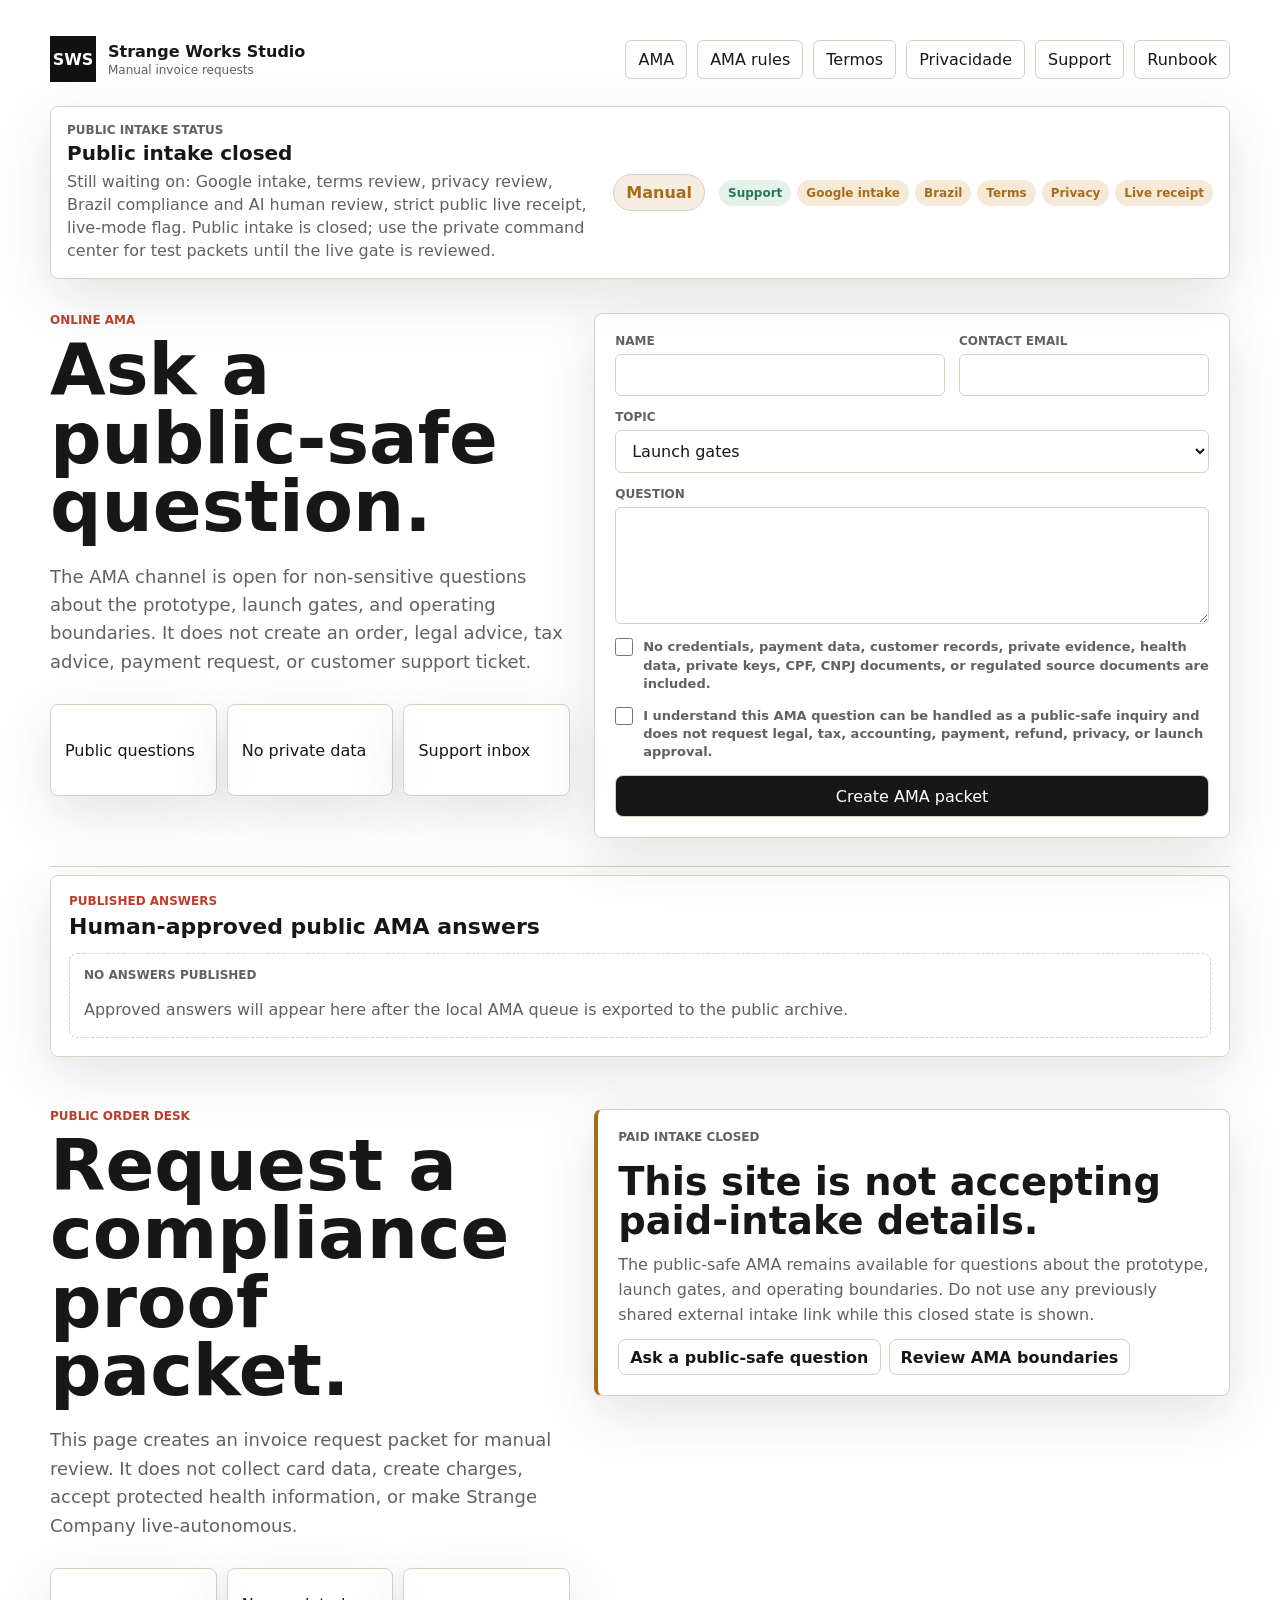
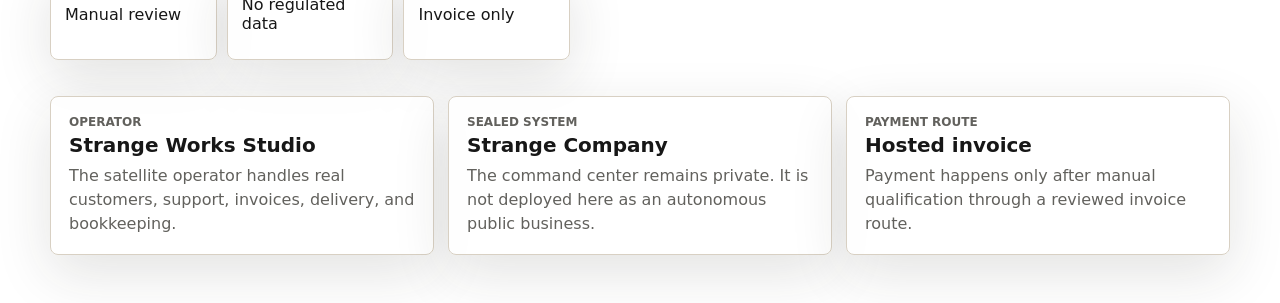
<file: public.html>
<!doctype html>
<html lang="en">
  <head>
    <meta charset="utf-8" />
    <meta name="viewport" content="width=device-width, initial-scale=1" />
    <meta http-equiv="Content-Security-Policy" content="default-src 'self'; script-src 'self'; style-src 'self'; connect-src 'self'; img-src 'self' data:; form-action 'none'; object-src 'none'; base-uri 'none'" />
    <title>Strange Works Studio Order Desk</title>
    <link rel="stylesheet" href="styles.css" />
    <script src="public-config.js" defer></script>
    <script src="public-live-receipt.js" defer></script>
    <script src="public-ama-answers.js" defer></script>
    <script src="public.js" defer></script>
  </head>
  <body class="public-site">
    <main class="public-main">
      <header class="public-topbar">
        <a class="brand" href="#order" aria-label="Strange Works Studio">
          <span class="brand-mark">SWS</span>
          <span>
            <strong>Strange Works Studio</strong>
            <small>Manual invoice requests</small>
          </span>
        </a>
        <nav class="public-links" aria-label="Public documents">
          <a href="#ama">AMA</a>
          <a href="PUBLIC_AMA.md" target="_blank" rel="noreferrer">AMA rules</a>
          <a href="TERMOS.md" target="_blank" rel="noreferrer">Termos</a>
          <a href="AVISO_DE_PRIVACIDADE.md" target="_blank" rel="noreferrer">Privacidade</a>
          <a href="SUPPORT.md" target="_blank" rel="noreferrer">Support</a>
          <a href="RUN_LIVE_PILOT.md" target="_blank" rel="noreferrer">Runbook</a>
        </nav>
      </header>

      <section class="public-readiness" id="publicReadiness" aria-live="polite"></section>

      <section class="public-ama-surface" id="ama" aria-labelledby="public-ama-title">
        <div class="public-ama-copy">
          <p class="section-kicker">Online AMA</p>
          <h1 id="public-ama-title">Ask a public-safe question.</h1>
          <p class="lead">
            The AMA channel is open for non-sensitive questions about the prototype, launch
            gates, and operating boundaries. It does not create an order, legal advice,
            tax advice, payment request, or customer support ticket.
          </p>
          <div class="public-status-grid" aria-label="AMA boundaries">
            <article>
              <span>Public questions</span>
            </article>
            <article>
              <span>No private data</span>
            </article>
            <article>
              <span>Support inbox</span>
            </article>
          </div>
        </div>

        <form class="public-ama-form" id="publicAmaForm">
          <div class="field-row">
            <div class="field">
              <label for="amaName">Name</label>
              <input id="amaName" name="name" type="text" autocomplete="name" required />
            </div>
            <div class="field">
              <label for="amaContact">Contact email</label>
              <input id="amaContact" name="contact" type="text" inputmode="email" autocomplete="email" required />
            </div>
          </div>
          <div class="field">
            <label for="amaTopic">Topic</label>
            <select id="amaTopic" name="topic">
              <option value="launch-gates">Launch gates</option>
              <option value="strange-works-studio">Strange Works Studio</option>
              <option value="sealed-company">Sealed Strange Company</option>
              <option value="brazil-compliance">Brazil compliance boundary</option>
              <option value="other">Other public question</option>
            </select>
          </div>
          <div class="field">
            <label for="amaQuestion">Question</label>
            <textarea id="amaQuestion" name="question" rows="5" required></textarea>
          </div>
          <label class="order-check">
            <input name="clean" type="checkbox" required />
            <span>No credentials, payment data, customer records, private evidence, health data, private keys, CPF, CNPJ documents, or regulated source documents are included.</span>
          </label>
          <label class="order-check">
            <input name="boundary" type="checkbox" required />
            <span>I understand this AMA question can be handled as a public-safe inquiry and does not request legal, tax, accounting, payment, refund, privacy, or launch approval.</span>
          </label>
          <button class="primary-action" type="submit">
            <span>Create AMA packet</span>
          </button>
        </form>
      </section>

      <section class="public-output" id="publicAmaOutput" aria-live="polite"></section>

      <section class="public-ama-answers" id="publicAmaAnswers" aria-labelledby="public-ama-answers-title">
        <div class="public-section-heading">
          <p class="section-kicker">Published answers</p>
          <h2 id="public-ama-answers-title">Human-approved public AMA answers</h2>
        </div>
        <div class="public-ama-answer-list" id="publicAmaAnswerList" aria-live="polite"></div>
      </section>

      <section class="public-order-surface" id="order" aria-labelledby="public-order-title">
        <div class="public-order-copy">
          <p class="section-kicker">Public order desk</p>
          <h1 id="public-order-title">Request a compliance proof packet.</h1>
          <p class="lead">
            This page creates an invoice request packet for manual review. It does not collect
            card data, create charges, accept protected health information, or make Strange
            Company live-autonomous.
          </p>
          <div class="public-status-grid" aria-label="Operating boundaries">
            <article>
              <span>Manual review</span>
            </article>
            <article>
              <span>No regulated data</span>
            </article>
            <article>
              <span>Invoice only</span>
            </article>
          </div>
        </div>

        <div class="public-order-closed" id="publicOrderClosed" role="status" aria-live="polite">
          <span class="metric-label">Paid intake closed</span>
          <h2>This site is not accepting paid-intake details.</h2>
          <p>
            The public-safe AMA remains available for questions about the prototype, launch
            gates, and operating boundaries. Do not use any previously shared external intake
            link while this closed state is shown.
          </p>
          <div class="order-output-actions">
            <a href="#ama">Ask a public-safe question</a>
            <a href="PUBLIC_AMA.md" target="_blank" rel="noreferrer">Review AMA boundaries</a>
          </div>
        </div>

        <form class="public-order-form" id="publicOrderForm" hidden aria-hidden="true">
          <fieldset class="public-order-fields" id="publicOrderFields" hidden disabled>
            <div class="field-row">
              <div class="field">
                <label for="publicCustomer">Customer</label>
                <input id="publicCustomer" name="customer" type="text" autocomplete="organization" required />
              </div>
              <div class="field">
                <label for="publicContact">Contact email</label>
                <input id="publicContact" name="contact" type="text" inputmode="email" autocomplete="email" required />
              </div>
            </div>
            <div class="field-row">
              <div class="field">
                <label for="publicService">Service</label>
                <select id="publicService" name="service"></select>
              </div>
              <div class="field">
                <label for="publicAmount">Monthly amount</label>
                <input id="publicAmount" name="amount" type="text" inputmode="decimal" value="750" required />
              </div>
            </div>
            <div class="field">
              <label for="publicNeed">Need</label>
              <textarea id="publicNeed" name="need" rows="5" required></textarea>
            </div>
            <label class="order-check">
              <input name="clean" type="checkbox" required />
              <span>No protected health information, credentials, payment data, private keys, or regulated source documents are included.</span>
            </label>
            <label class="order-check">
              <input name="terms" type="checkbox" required />
              <span>I read the Portuguese Terms and Privacy Notice and understand this creates a manual invoice request, not an automatic payment or guaranteed acceptance.</span>
            </label>
            <button class="primary-action" type="submit">
              <span>Create request packet</span>
            </button>
          </fieldset>
        </form>
      </section>

      <section class="public-output" id="publicOrderOutput" aria-live="polite"></section>

      <section class="public-band" aria-label="Operating posture">
        <article>
          <span class="metric-label">Operator</span>
          <h2>Strange Works Studio</h2>
          <p>The satellite operator handles real customers, support, invoices, delivery, and bookkeeping.</p>
        </article>
        <article>
          <span class="metric-label">Sealed system</span>
          <h2>Strange Company</h2>
          <p>The command center remains private. It is not deployed here as an autonomous public business.</p>
        </article>
        <article>
          <span class="metric-label">Payment route</span>
          <h2>Hosted invoice</h2>
          <p>Payment happens only after manual qualification through a reviewed invoice route.</p>
        </article>
      </section>
    </main>
  </body>
</html>
</file>
<file: styles.css>
:root {
  color-scheme: light;
  --bg: #f7f4ef;
  --surface: #ffffff;
  --surface-2: #ebe6dc;
  --ink: #171717;
  --muted: #62615d;
  --line: #d8d0c3;
  --red: #bd3d2a;
  --green: #267a55;
  --blue: #28689a;
  --amber: #a96c16;
  --violet: #6b4fa3;
  --black: #111111;
  --shadow: 0 18px 55px rgba(39, 35, 29, 0.13);
}

* {
  box-sizing: border-box;
}

html {
  min-height: 100%;
}

body {
  min-height: 100%;
  margin: 0;
  background:
    linear-gradient(90deg, rgba(23, 23, 23, 0.04) 1px, transparent 1px),
    linear-gradient(180deg, rgba(23, 23, 23, 0.04) 1px, transparent 1px),
    var(--bg);
  background-size: 34px 34px;
  color: var(--ink);
  font-family:
    Inter, ui-sans-serif, system-ui, -apple-system, BlinkMacSystemFont, "Segoe UI",
    sans-serif;
  letter-spacing: 0;
}

button,
input,
select,
textarea {
  font: inherit;
}

button {
  cursor: pointer;
}

.shell {
  display: grid;
  grid-template-columns: 280px minmax(0, 1fr);
  min-height: 100vh;
}

.sidebar {
  position: sticky;
  top: 0;
  display: flex;
  flex-direction: column;
  gap: 28px;
  height: 100vh;
  padding: 22px;
  border-right: 1px solid var(--line);
  background: rgba(255, 255, 255, 0.84);
  backdrop-filter: blur(16px);
}

.brand {
  display: grid;
  grid-template-columns: 46px minmax(0, 1fr);
  align-items: center;
  gap: 12px;
  color: inherit;
  text-decoration: none;
}

.brand-mark {
  display: grid;
  width: 46px;
  height: 46px;
  place-items: center;
  border: 2px solid var(--black);
  background: var(--black);
  color: #fff;
  font-weight: 800;
}

.brand strong,
.brand small {
  display: block;
  overflow: hidden;
  text-overflow: ellipsis;
  white-space: nowrap;
}

.brand strong {
  font-size: 16px;
}

.brand small {
  margin-top: 2px;
  color: var(--muted);
  font-size: 12px;
}

.nav {
  display: grid;
  gap: 8px;
}

.nav-button,
.icon-button,
.primary-action,
.segment {
  border: 1px solid var(--line);
  border-radius: 8px;
  background: var(--surface);
  color: var(--ink);
}

.nav-button {
  display: grid;
  grid-template-columns: 20px minmax(0, 1fr);
  align-items: center;
  gap: 12px;
  width: 100%;
  min-height: 44px;
  padding: 10px 12px;
  text-align: left;
}

.nav-button svg,
.primary-action svg,
.icon-button svg,
.principle svg {
  width: 18px;
  height: 18px;
  stroke-width: 2;
}

.nav-button span {
  overflow: hidden;
  text-overflow: ellipsis;
  white-space: nowrap;
}

.nav-button:hover,
.nav-button.active,
.segment.active {
  border-color: var(--ink);
  background: #f1eee7;
}

.sidebar-footer {
  display: flex;
  align-items: center;
  gap: 9px;
  margin-top: auto;
  color: var(--muted);
  font-size: 13px;
}

.status-dot {
  width: 9px;
  height: 9px;
  border-radius: 50%;
  background: var(--green);
  box-shadow: 0 0 0 5px rgba(38, 122, 85, 0.12);
}

.workspace {
  min-width: 0;
  padding: 30px;
}

.topbar {
  display: flex;
  align-items: flex-start;
  justify-content: space-between;
  gap: 24px;
  margin: 0 auto 22px;
  max-width: 1180px;
}

.eyebrow,
.section-kicker {
  margin: 0 0 8px;
  color: var(--red);
  font-size: 12px;
  font-weight: 800;
  text-transform: uppercase;
}

h1,
h2,
h3,
p {
  margin-top: 0;
}

h1 {
  max-width: 790px;
  margin-bottom: 0;
  font-size: clamp(32px, 5vw, 62px);
  line-height: 0.95;
  letter-spacing: 0;
}

h2 {
  margin-bottom: 0;
  font-size: clamp(25px, 3vw, 42px);
  line-height: 1.03;
  letter-spacing: 0;
}

h3 {
  margin-bottom: 7px;
  font-size: 16px;
}

.topbar-actions,
.control-cluster {
  display: flex;
  flex-wrap: wrap;
  gap: 8px;
}

.icon-button {
  display: grid;
  width: 42px;
  height: 42px;
  place-items: center;
}

.view {
  display: none;
  max-width: 1180px;
  margin: 0 auto;
}

.view.active {
  display: block;
}

.public-layout {
  display: grid;
  grid-template-columns: minmax(0, 1fr) minmax(340px, 0.85fr);
  gap: 24px;
  align-items: stretch;
}

.public-copy,
.command-visual,
.order-verdict,
.order-form,
.order-offer-card,
.order-output,
.launch-panel,
.legal-mode-card,
.legal-procedure-card,
.legal-draft-card,
.legal-experiment-card,
.legal-try-card,
.legal-procedure-output article,
.launch-evidence-summary,
.launch-evidence-row,
.launch-phase,
.launch-check,
.pilot-verdict,
.pilot-offer-card,
.pilot-form,
.pilot-blocker,
.pilot-lead,
.satellite-verdict,
.satellite-profit-card,
.satellite-reviewer-output article,
.satellite-service,
.satellite-control,
.ops-verdict,
.profit-readiness-card,
.revenue-start-card,
.revenue-start-lane,
.revenue-start-packet,
.compliance-agent-card,
.adaptive-operator-card,
.adaptive-operator-form,
.adaptive-receipt-card,
.growth-review-card,
.growth-channel,
.sales-lead-form,
.sales-lead-card,
.ops-form,
.ops-policy-card,
.ops-packet-output,
.ops-control,
.ops-order,
.ops-daily-current,
.ops-daily-empty,
.ops-daily-history-card,
.ops-launch-item,
.ops-config-form,
.order-handoff-card,
.treasury-panel,
.metric-card,
.principle,
.bucket-card,
.treasury-guard-card,
.treasury-proposal,
.cooldown-card,
.experiment-card,
.outcome-card,
.research-card,
.gate-panel,
.gate-console,
.gate-output,
.gate-run,
.score-ring,
.score-item,
.drill-card,
.bounty-item,
.receipt-summary-card,
.receipt-card,
.log-table {
  border: 1px solid var(--line);
  border-radius: 8px;
  background: rgba(255, 255, 255, 0.88);
  box-shadow: var(--shadow);
}

.public-copy {
  padding: clamp(24px, 4vw, 44px);
}

.lead {
  max-width: 660px;
  margin: 22px 0 28px;
  color: var(--muted);
  font-size: 18px;
  line-height: 1.58;
}

.principle-grid {
  display: grid;
  grid-template-columns: repeat(2, minmax(0, 1fr));
  gap: 12px;
}

.principle {
  padding: 16px;
}

.principle svg {
  margin-bottom: 12px;
  color: var(--blue);
}

.principle p {
  margin-bottom: 0;
  color: var(--muted);
  line-height: 1.45;
}

.command-visual {
  position: relative;
  min-height: 520px;
  overflow: hidden;
  background: #141414;
}

.command-visual canvas {
  display: block;
  width: 100%;
  height: 100%;
}

.loop-label {
  position: absolute;
  border: 1px solid rgba(255, 255, 255, 0.22);
  border-radius: 999px;
  background: rgba(255, 255, 255, 0.08);
  color: #f6efe4;
  padding: 8px 12px;
  font-size: 12px;
  font-weight: 800;
  text-transform: uppercase;
}

.label-top {
  top: 22px;
  left: 50%;
  transform: translateX(-50%);
}

.label-right {
  right: 22px;
  top: 50%;
  transform: translateY(-50%);
}

.label-bottom {
  bottom: 22px;
  left: 50%;
  transform: translateX(-50%);
}

.label-left {
  left: 22px;
  top: 50%;
  transform: translateY(-50%);
}

.summary-strip {
  display: grid;
  grid-template-columns: repeat(4, minmax(0, 1fr));
  gap: 1px;
  margin-top: 18px;
  overflow: hidden;
  border: 1px solid var(--line);
  border-radius: 8px;
  background: var(--line);
  box-shadow: var(--shadow);
}

.summary-strip > div {
  min-width: 0;
  padding: 18px;
  background: rgba(255, 255, 255, 0.91);
}

.metric-label {
  display: block;
  margin-bottom: 6px;
  color: var(--muted);
  font-size: 12px;
  font-weight: 800;
  text-transform: uppercase;
}

.summary-strip strong,
.treasury-total strong,
.launch-panel strong,
.metric-card strong {
  display: block;
  overflow-wrap: anywhere;
}

.order-verdict {
  display: grid;
  grid-template-columns: minmax(0, 1fr) 250px;
  gap: 18px;
  align-items: center;
  padding: 22px;
  margin-bottom: 18px;
}

.order-verdict h3,
.order-verdict p {
  margin: 0;
}

.order-verdict h3 {
  margin-bottom: 8px;
  font-size: clamp(22px, 3vw, 34px);
}

.order-verdict p {
  color: var(--muted);
  line-height: 1.48;
}

.order-mode-card {
  padding: 18px;
  border-left: 3px solid var(--amber);
  background: #f5ead8;
}

.order-mode-card.red {
  border-left-color: var(--red);
  background: #f8e4df;
}

.order-mode-card.green {
  border-left-color: var(--green);
  background: #edf7f1;
}

.order-mode-card strong {
  display: block;
  font-size: 25px;
  overflow-wrap: anywhere;
}

.order-layout {
  display: grid;
  grid-template-columns: minmax(0, 1.1fr) minmax(0, 0.9fr);
  gap: 18px;
  margin-bottom: 18px;
}

.order-form,
.order-offer-card {
  padding: 18px;
}

.order-form {
  display: grid;
  align-content: start;
  gap: 14px;
}

.order-offer-card h3,
.order-offer-card p {
  margin: 0;
}

.order-offer-card h3 {
  font-size: 19px;
}

.order-offer-card p {
  margin-top: 10px;
  color: var(--muted);
  line-height: 1.48;
}

.order-check {
  display: grid;
  grid-template-columns: 18px minmax(0, 1fr);
  gap: 10px;
  align-items: start;
  color: var(--muted);
  font-size: 13px;
  font-weight: 700;
  line-height: 1.4;
}

.order-check input {
  width: 18px;
  height: 18px;
  margin: 0;
  accent-color: var(--green);
}

.order-output {
  display: none;
  padding: 16px;
  margin-bottom: 18px;
}

.order-output.active {
  display: block;
}

.order-output pre {
  margin: 10px 0 0;
  white-space: pre-wrap;
  overflow-wrap: anywhere;
  color: var(--muted);
  font-size: 12px;
  line-height: 1.45;
}

.order-output-actions {
  display: flex;
  flex-wrap: wrap;
  gap: 8px;
  margin-top: 12px;
}

.order-output-actions a,
.order-output-actions button {
  display: inline-flex;
  align-items: center;
  min-height: 36px;
  border: 1px solid var(--line);
  border-radius: 8px;
  padding: 0 11px;
  background: var(--surface);
  color: var(--ink);
  font-weight: 800;
  text-decoration: none;
}

.view-header {
  display: flex;
  align-items: flex-start;
  justify-content: space-between;
  gap: 18px;
  margin-bottom: 18px;
}

.primary-action {
  display: inline-flex;
  align-items: center;
  justify-content: center;
  gap: 8px;
  min-height: 42px;
  padding: 0 14px;
  background: var(--ink);
  color: #fff;
  text-decoration: none;
}

.segment {
  min-height: 38px;
  padding: 0 14px;
}

.launch-panel {
  display: grid;
  grid-template-columns: minmax(0, 1fr) 260px;
  gap: 18px;
  align-items: center;
  padding: 22px;
  margin-bottom: 18px;
}

.launch-panel h3,
.launch-panel p {
  margin: 0;
}

.launch-panel h3 {
  margin-bottom: 8px;
  font-size: clamp(22px, 3vw, 36px);
}

.launch-panel p {
  color: var(--muted);
  line-height: 1.48;
}

.launch-mode-card {
  padding: 18px;
  border-left: 3px solid var(--amber);
  background: #f5ead8;
}

.launch-mode-card.green {
  border-left-color: var(--green);
  background: #edf7f1;
}

.launch-mode-card.red {
  border-left-color: var(--red);
  background: #f8e4df;
}

.launch-mode-card strong {
  font-size: 26px;
}

.launch-metrics-grid {
  display: grid;
  grid-template-columns: repeat(4, minmax(0, 1fr));
  gap: 12px;
  margin-bottom: 18px;
}

.launch-evidence-panel {
  display: grid;
  gap: 12px;
  margin-bottom: 18px;
}

.launch-evidence-summary {
  display: grid;
  grid-template-columns: minmax(0, 1fr) minmax(260px, 0.55fr);
  gap: 18px;
  align-items: center;
  padding: 18px;
  border-left: 3px solid var(--amber);
}

.launch-evidence-summary.green {
  border-left-color: var(--green);
}

.launch-evidence-summary.red {
  border-left-color: var(--red);
}

.launch-evidence-summary h3,
.launch-evidence-summary p,
.launch-evidence-row h4,
.launch-evidence-row p {
  margin: 0;
}

.launch-evidence-summary p,
.launch-evidence-row p {
  margin-top: 6px;
  color: var(--muted);
  line-height: 1.44;
}

.launch-evidence-counts {
  display: grid;
  grid-template-columns: repeat(2, minmax(0, 1fr));
  gap: 10px;
}

.launch-evidence-counts span {
  min-width: 0;
  padding: 12px;
  border-radius: 8px;
  background: #f3efe8;
}

.launch-evidence-counts strong,
.launch-evidence-counts small {
  display: block;
}

.launch-evidence-counts strong {
  font-size: 20px;
}

.launch-evidence-counts small {
  margin-top: 4px;
  color: var(--muted);
  font-size: 11px;
  font-weight: 800;
  text-transform: uppercase;
}

.launch-evidence-row {
  display: grid;
  grid-template-columns: minmax(0, 1fr) 130px 210px;
  gap: 14px;
  align-items: center;
  padding: 16px;
}

.launch-evidence-output {
  display: none;
  margin-bottom: 18px;
}

.launch-evidence-output.active {
  display: block;
}

.launch-evidence-output article {
  padding: 16px;
  border: 1px solid var(--line);
  border-radius: 8px;
  background: var(--surface);
}

.launch-evidence-output pre {
  margin: 12px 0 0;
  white-space: pre-wrap;
  overflow-wrap: anywhere;
  color: var(--muted);
  font-size: 12px;
  line-height: 1.45;
}

.launch-section-header {
  margin-top: 8px;
}

.launch-phase-list,
.legal-mode-list,
.legal-procedure-list,
.legal-draft-list,
.legal-experiment-panel,
.legal-try-list,
.launch-check-list {
  display: grid;
  gap: 12px;
  margin-bottom: 18px;
}

.legal-mode-card,
.legal-procedure-card,
.legal-draft-card,
.legal-experiment-card,
.legal-try-card {
  display: grid;
  grid-template-columns: minmax(0, 1fr) 130px;
  gap: 14px;
  align-items: start;
  padding: 16px;
}

.legal-mode-card h4,
.legal-mode-card p,
.legal-procedure-card h4,
.legal-procedure-card p,
.legal-draft-card h4,
.legal-draft-card p,
.legal-experiment-card h4,
.legal-experiment-card p,
.legal-try-card h4,
.legal-try-card p {
  margin: 0;
}

.legal-mode-card h4,
.legal-procedure-card h4,
.legal-draft-card h4,
.legal-experiment-card h4,
.legal-try-card h4 {
  font-size: 16px;
}

.legal-mode-card p,
.legal-procedure-card p,
.legal-draft-card p,
.legal-experiment-card p,
.legal-try-card p {
  margin-top: 6px;
  color: var(--muted);
  line-height: 1.42;
}

.legal-procedure-card a,
.legal-draft-card a {
  color: var(--blue);
  font-weight: 800;
}

.legal-procedure-output {
  display: none;
  margin-bottom: 18px;
}

.legal-procedure-output.active {
  display: block;
}

.legal-procedure-output article {
  padding: 16px;
}

.legal-procedure-output pre {
  margin: 10px 0 0;
  white-space: pre-wrap;
  overflow-wrap: anywhere;
  color: var(--muted);
  font-size: 12px;
  line-height: 1.45;
}

.launch-phase {
  display: grid;
  grid-template-columns: minmax(0, 1fr) 140px 190px;
  gap: 14px;
  align-items: center;
  padding: 18px;
}

.launch-check {
  display: grid;
  grid-template-columns: minmax(0, 1fr) 130px 190px;
  gap: 14px;
  align-items: center;
  padding: 16px;
}

.launch-phase h4,
.launch-phase p,
.launch-check h4,
.launch-check p {
  margin: 0;
}

.launch-phase h4,
.launch-check h4 {
  font-size: 16px;
}

.launch-phase p,
.launch-check p {
  margin-top: 6px;
  color: var(--muted);
  line-height: 1.42;
}

.pilot-verdict {
  display: grid;
  grid-template-columns: minmax(0, 1fr) 250px;
  gap: 18px;
  align-items: center;
  padding: 22px;
  margin-bottom: 18px;
}

.pilot-verdict h3,
.pilot-verdict p {
  margin: 0;
}

.pilot-verdict h3 {
  margin-bottom: 8px;
  font-size: clamp(22px, 3vw, 34px);
}

.pilot-verdict p {
  color: var(--muted);
  line-height: 1.48;
}

.pilot-mode-card {
  padding: 18px;
  border-left: 3px solid var(--amber);
  background: #f5ead8;
}

.pilot-mode-card.green {
  border-left-color: var(--green);
  background: #edf7f1;
}

.pilot-mode-card.red {
  border-left-color: var(--red);
  background: #f8e4df;
}

.pilot-mode-card strong {
  display: block;
  font-size: 25px;
  overflow-wrap: anywhere;
}

.pilot-metrics-grid {
  display: grid;
  grid-template-columns: repeat(4, minmax(0, 1fr));
  gap: 12px;
  margin-bottom: 18px;
}

.pilot-layout {
  display: grid;
  grid-template-columns: minmax(0, 0.9fr) minmax(0, 1.1fr);
  gap: 18px;
  margin-bottom: 18px;
}

.pilot-offer-card,
.pilot-form {
  padding: 18px;
}

.pilot-offer-card h3,
.pilot-offer-card p {
  margin: 0;
}

.pilot-offer-card h3 {
  font-size: 19px;
}

.pilot-offer-card p {
  margin-top: 10px;
  color: var(--muted);
  line-height: 1.48;
}

.pilot-offer-meta {
  display: grid;
  grid-template-columns: repeat(2, minmax(0, 1fr));
  gap: 8px;
  margin-top: 14px;
}

.pilot-offer-meta span {
  min-width: 0;
  padding: 10px;
  border-radius: 8px;
  background: #f3efe8;
  color: var(--muted);
  font-size: 12px;
  font-weight: 800;
  overflow-wrap: anywhere;
}

.pilot-form {
  display: grid;
  align-content: start;
  gap: 14px;
}

.pilot-checklist,
.pilot-lead-list {
  display: grid;
  gap: 12px;
  margin-bottom: 18px;
}

.pilot-blocker {
  display: grid;
  grid-template-columns: minmax(0, 1fr) 140px 110px;
  gap: 14px;
  align-items: center;
  padding: 16px;
}

.pilot-blocker h4,
.pilot-blocker p,
.pilot-lead h4,
.pilot-lead p {
  margin: 0;
}

.pilot-blocker h4,
.pilot-lead h4 {
  font-size: 15px;
}

.pilot-blocker p,
.pilot-lead p {
  margin-top: 6px;
  color: var(--muted);
  line-height: 1.4;
}

.pilot-switch {
  display: inline-flex;
  align-items: center;
  gap: 8px;
  color: var(--muted);
  font-size: 12px;
  font-weight: 800;
  text-transform: uppercase;
}

.pilot-switch input {
  width: 18px;
  height: 18px;
  accent-color: var(--green);
}

.pilot-lead {
  display: grid;
  grid-template-columns: minmax(0, 1fr) 140px 140px 150px;
  gap: 14px;
  align-items: center;
  padding: 16px;
}

.pilot-lead strong {
  overflow-wrap: anywhere;
}

.pilot-actions {
  display: flex;
  flex-wrap: wrap;
  gap: 8px;
  justify-content: flex-end;
}

.pilot-actions button {
  min-height: 36px;
  border: 1px solid var(--line);
  border-radius: 8px;
  padding: 0 11px;
  background: var(--surface);
  color: var(--ink);
  font-weight: 800;
}

.pilot-actions button:disabled {
  cursor: not-allowed;
  opacity: 0.5;
}

.pilot-section-header {
  margin-top: 6px;
}

.satellite-verdict {
  display: grid;
  grid-template-columns: minmax(0, 1fr) 250px;
  gap: 18px;
  align-items: center;
  padding: 22px;
  margin-bottom: 18px;
}

.satellite-verdict h3,
.satellite-verdict p {
  margin: 0;
}

.satellite-verdict h3 {
  margin-bottom: 8px;
  font-size: clamp(22px, 3vw, 34px);
}

.satellite-verdict p {
  color: var(--muted);
  line-height: 1.48;
}

.satellite-mode-card {
  padding: 18px;
  border-left: 3px solid var(--amber);
  background: #f5ead8;
}

.satellite-mode-card.green {
  border-left-color: var(--green);
  background: #edf7f1;
}

.satellite-mode-card.red {
  border-left-color: var(--red);
  background: #f8e4df;
}

.satellite-mode-card strong {
  display: block;
  font-size: 25px;
  overflow-wrap: anywhere;
}

.satellite-metrics-grid {
  display: grid;
  grid-template-columns: repeat(4, minmax(0, 1fr));
  gap: 12px;
  margin-bottom: 18px;
}

.satellite-profit-tracker {
  display: grid;
  margin-bottom: 18px;
}

.satellite-profit-card,
.profit-readiness-card {
  padding: 18px;
}

.satellite-profit-card h4,
.profit-readiness-card h4 {
  margin: 0;
  font-size: 18px;
}

.satellite-profit-card p,
.profit-readiness-card p {
  margin: 10px 0 0;
  color: var(--muted);
  line-height: 1.48;
}

.profit-target-grid,
.profit-readiness-metrics {
  display: grid;
  grid-template-columns: repeat(4, minmax(0, 1fr));
  gap: 10px;
  margin-top: 14px;
}

.profit-target-grid > div,
.profit-target-grid > span,
.profit-readiness-metrics > div,
.profit-readiness-metrics > span {
  min-width: 0;
  border: 1px solid var(--line);
  border-radius: 8px;
  padding: 12px;
  background: #f8f6f1;
}

.profit-target-grid strong,
.profit-readiness-metrics strong {
  display: block;
  overflow-wrap: anywhere;
}

.profit-target-grid small,
.profit-readiness-metrics small {
  display: block;
  margin-top: 4px;
  color: var(--muted);
  font-size: 12px;
  line-height: 1.3;
}

.satellite-section-header {
  margin-top: 6px;
}

.satellite-service-list,
.satellite-control-list {
  display: grid;
  gap: 12px;
  margin-bottom: 18px;
}

.satellite-service {
  display: grid;
  grid-template-columns: minmax(0, 1fr) 135px 120px 210px;
  gap: 14px;
  align-items: center;
  padding: 16px;
}

.satellite-service h4,
.satellite-service p,
.satellite-control h4,
.satellite-control p {
  margin: 0;
}

.satellite-service h4,
.satellite-control h4 {
  font-size: 15px;
}

.satellite-service p,
.satellite-control p {
  margin-top: 6px;
  color: var(--muted);
  line-height: 1.4;
}

.control-meta {
  display: grid;
  gap: 6px;
  margin: 10px 0 0;
}

.control-meta div {
  display: grid;
  grid-template-columns: 82px minmax(0, 1fr);
  gap: 8px;
}

.control-meta dt,
.control-meta dd {
  margin: 0;
  font-size: 12px;
  line-height: 1.35;
}

.control-meta dt {
  color: var(--muted);
  font-weight: 800;
  text-transform: uppercase;
}

.control-meta dd {
  color: var(--ink);
  overflow-wrap: anywhere;
}

.satellite-service strong {
  overflow-wrap: anywhere;
}

.satellite-reviewer-output {
  display: none;
  margin-bottom: 18px;
}

.satellite-reviewer-output.active {
  display: block;
}

.satellite-reviewer-output article {
  padding: 16px;
}

.satellite-reviewer-output pre {
  margin: 10px 0 0;
  white-space: pre-wrap;
  overflow-wrap: anywhere;
  color: var(--muted);
  font-size: 12px;
  line-height: 1.45;
}

.satellite-stepper,
.satellite-actions {
  display: flex;
  flex-wrap: wrap;
  gap: 8px;
  justify-content: flex-end;
}

.satellite-stepper button,
.satellite-actions button {
  min-height: 36px;
  border: 1px solid var(--line);
  border-radius: 8px;
  padding: 0 11px;
  background: var(--surface);
  color: var(--ink);
  font-weight: 800;
}

.satellite-stepper button:disabled {
  cursor: not-allowed;
  opacity: 0.5;
}

.satellite-control {
  display: grid;
  grid-template-columns: minmax(0, 1fr) 130px 110px;
  gap: 14px;
  align-items: center;
  padding: 16px;
}

.ops-verdict {
  display: grid;
  grid-template-columns: minmax(0, 1fr) 250px;
  gap: 18px;
  align-items: center;
  padding: 22px;
  margin-bottom: 18px;
}

.ops-verdict h3,
.ops-verdict p {
  margin: 0;
}

.ops-verdict h3 {
  margin-bottom: 8px;
  font-size: clamp(22px, 3vw, 34px);
}

.ops-verdict p {
  color: var(--muted);
  line-height: 1.48;
}

.ops-mode-card {
  padding: 18px;
  border-left: 3px solid var(--amber);
  background: #f5ead8;
}

.ops-mode-card.green {
  border-left-color: var(--green);
  background: #edf7f1;
}

.ops-mode-card.red {
  border-left-color: var(--red);
  background: #f8e4df;
}

.ops-mode-card strong {
  display: block;
  font-size: 25px;
  overflow-wrap: anywhere;
}

.ops-metrics-grid {
  display: grid;
  grid-template-columns: repeat(4, minmax(0, 1fr));
  gap: 12px;
  margin-bottom: 18px;
}

.profit-readiness {
  display: grid;
  margin-bottom: 18px;
}

.profit-readiness-card {
  border-left: 3px solid var(--amber);
}

.profit-readiness-card.green {
  border-left-color: var(--green);
}

.profit-readiness-card.red {
  border-left-color: var(--red);
}

.profit-readiness-blockers {
  display: flex;
  flex-wrap: wrap;
  gap: 8px;
  margin-top: 14px;
}

.profit-readiness-blockers span {
  border-radius: 999px;
  padding: 7px 10px;
  background: #f3efe8;
  color: var(--muted);
  font-size: 12px;
  font-weight: 800;
  text-transform: uppercase;
}

.revenue-start {
  display: grid;
  gap: 14px;
  margin-bottom: 18px;
}

.revenue-start-card {
  display: grid;
  grid-template-columns: minmax(0, 1fr) minmax(320px, 0.95fr);
  gap: 18px;
  border-left: 3px solid var(--amber);
}

.revenue-start-card.green {
  border-left-color: var(--green);
}

.revenue-start-card.red {
  border-left-color: var(--red);
}

.revenue-start-card h3,
.revenue-start-card p,
.revenue-start-lane h4,
.revenue-start-lane p,
.revenue-start-packet h4,
.revenue-start-packet p {
  margin: 0;
}

.revenue-start-card h3 {
  font-size: 19px;
}

.revenue-start-card p,
.revenue-start-lane p,
.revenue-start-packet p {
  margin-top: 8px;
  color: var(--muted);
  line-height: 1.45;
}

.revenue-start-metrics {
  display: grid;
  grid-template-columns: repeat(2, minmax(0, 1fr));
  gap: 10px;
}

.revenue-start-metrics span {
  min-width: 0;
  padding: 12px;
  border-radius: 8px;
  background: #f3efe8;
}

.revenue-start-metrics strong,
.revenue-start-metrics small {
  display: block;
}

.revenue-start-metrics strong {
  overflow-wrap: anywhere;
  font-size: 18px;
}

.revenue-start-metrics small {
  margin-top: 5px;
  color: var(--muted);
  font-size: 11px;
  font-weight: 800;
  text-transform: uppercase;
}

.revenue-start-blockers {
  grid-column: 1 / -1;
  display: flex;
  flex-wrap: wrap;
  gap: 8px;
}

.revenue-start-blockers span {
  border-radius: 999px;
  padding: 7px 10px;
  background: #f3efe8;
  font-size: 12px;
  font-weight: 800;
  text-transform: uppercase;
}

.revenue-start-lanes {
  display: grid;
  grid-template-columns: repeat(2, minmax(0, 1fr));
  gap: 14px;
}

.revenue-start-lane {
  display: grid;
  gap: 14px;
  align-content: start;
  border-left: 3px solid var(--green);
}

.revenue-start-lane.red {
  border-left-color: var(--red);
}

.revenue-start-lane-head {
  display: grid;
  grid-template-columns: minmax(0, 1fr) auto;
  gap: 12px;
  align-items: start;
}

.revenue-start-task-list {
  display: grid;
  gap: 10px;
}

.revenue-start-task {
  display: grid;
  grid-template-columns: 20px minmax(0, 1fr);
  gap: 10px;
  align-items: start;
  padding: 10px;
  border: 1px solid var(--line);
  border-radius: 8px;
  background: var(--surface);
}

.revenue-start-task.done {
  border-color: rgba(38, 122, 85, 0.35);
}

.revenue-start-task input {
  margin-top: 2px;
}

.revenue-start-task strong,
.revenue-start-task small {
  display: block;
}

.revenue-start-task small {
  margin-top: 4px;
  color: var(--muted);
  line-height: 1.35;
}

.revenue-start-output article {
  padding: 16px;
  border: 1px solid var(--line);
  border-radius: 8px;
  background: var(--surface);
}

.revenue-start-output pre {
  margin: 12px 0 0;
  white-space: pre-wrap;
  overflow-wrap: anywhere;
  color: var(--muted);
  font-size: 12px;
  line-height: 1.45;
}

.revenue-start-packets {
  display: grid;
  gap: 10px;
}

.revenue-start-packet {
  display: grid;
  grid-template-columns: minmax(0, 1fr) auto;
  gap: 12px;
  align-items: center;
  padding: 14px;
}

.revenue-start-packet.empty {
  grid-template-columns: 1fr;
}

.revenue-start-packet button {
  min-width: 110px;
}

.adaptive-operator {
  display: grid;
  gap: 14px;
  margin-bottom: 18px;
}

.adaptive-operator-card {
  display: grid;
  grid-template-columns: minmax(0, 1fr) minmax(320px, 0.95fr);
  gap: 18px;
  border-left: 3px solid var(--amber);
}

.adaptive-operator-card.green {
  border-left-color: var(--green);
}

.adaptive-operator-card.red {
  border-left-color: var(--red);
}

.adaptive-operator-card h3,
.adaptive-operator-card p,
.adaptive-receipt-card h4,
.adaptive-receipt-card p {
  margin: 0;
}

.adaptive-operator-card h3 {
  font-size: 19px;
}

.adaptive-operator-card p,
.adaptive-receipt-card p {
  margin-top: 8px;
  color: var(--muted);
  line-height: 1.45;
}

.adaptive-operator-metrics {
  display: grid;
  grid-template-columns: repeat(2, minmax(0, 1fr));
  gap: 10px;
}

.adaptive-operator-metrics span {
  min-width: 0;
  padding: 12px;
  border-radius: 8px;
  background: #f3efe8;
}

.adaptive-operator-metrics strong,
.adaptive-operator-metrics small {
  display: block;
}

.adaptive-operator-metrics strong {
  overflow-wrap: anywhere;
  font-size: 18px;
}

.adaptive-operator-metrics small {
  margin-top: 5px;
  color: var(--muted);
  font-size: 11px;
  font-weight: 800;
  text-transform: uppercase;
}

.adaptive-operator-form {
  display: grid;
  gap: 14px;
  padding: 18px;
}

.adaptive-operator-form input,
.adaptive-operator-form select,
.adaptive-operator-form textarea {
  border: 1px solid var(--line);
  border-radius: 6px;
  padding: 10px 12px;
  background: var(--surface);
  color: var(--ink);
  font-size: 14px;
}

.adaptive-operator-output article {
  padding: 16px;
  border: 1px solid var(--line);
  border-radius: 8px;
  background: var(--surface);
}

.adaptive-operator-output pre,
.adaptive-receipt-card pre {
  margin: 12px 0 0;
  white-space: pre-wrap;
  overflow-wrap: anywhere;
  color: var(--muted);
  font-size: 12px;
  line-height: 1.45;
}

.adaptive-receipt-list {
  display: grid;
  gap: 10px;
}

.adaptive-receipt-card {
  display: grid;
  grid-template-columns: minmax(0, 1fr) 130px 130px;
  gap: 12px;
  align-items: start;
  padding: 14px;
}

.adaptive-receipt-card.empty {
  grid-template-columns: 1fr;
}

.adaptive-receipt-card h4 {
  font-size: 16px;
}

.adaptive-receipt-actions {
  display: grid;
  gap: 8px;
}

.growth-review {
  display: grid;
  gap: 14px;
  margin-bottom: 18px;
}

.growth-review-card {
  display: grid;
  grid-template-columns: minmax(0, 1fr) minmax(340px, 1fr);
  gap: 18px;
  border-left: 3px solid var(--amber);
}

.growth-review-card.green {
  border-left-color: var(--green);
}

.growth-review-card.red {
  border-left-color: var(--red);
}

.growth-review-card h3,
.growth-review-card p,
.growth-channel p {
  margin: 0;
}

.growth-review-card h3 {
  font-size: 19px;
}

.growth-review-card p,
.growth-channel p {
  margin-top: 8px;
  color: var(--muted);
  line-height: 1.45;
}

.growth-review-metrics {
  display: grid;
  grid-template-columns: repeat(3, minmax(0, 1fr));
  gap: 10px;
}

.growth-review-metrics span {
  min-width: 0;
  padding: 12px;
  border-radius: 8px;
  background: #f3efe8;
}

.growth-review-metrics strong,
.growth-review-metrics small {
  display: block;
}

.growth-review-metrics strong {
  overflow-wrap: anywhere;
  font-size: 18px;
}

.growth-review-metrics small {
  margin-top: 5px;
  color: var(--muted);
  font-size: 11px;
  font-weight: 800;
  text-transform: uppercase;
}

.growth-review-blockers {
  grid-column: 1 / -1;
  display: flex;
  flex-wrap: wrap;
  gap: 8px;
}

.growth-review-blockers span {
  border-radius: 999px;
  padding: 7px 10px;
  background: #f3efe8;
  font-size: 12px;
  font-weight: 800;
  text-transform: uppercase;
}

.growth-channels {
  display: grid;
  grid-template-columns: repeat(6, minmax(0, 1fr));
  gap: 10px;
}

.growth-channel {
  min-width: 0;
  padding: 14px;
}

.growth-channel.active {
  border-color: rgba(38, 122, 85, 0.4);
  background: rgba(38, 122, 85, 0.08);
}

.growth-channel strong {
  display: block;
  margin-top: 8px;
  font-size: 26px;
}

.growth-review-output article {
  padding: 16px;
  border: 1px solid var(--line);
  border-radius: 8px;
  background: var(--surface);
}

.growth-review-output pre {
  margin: 0;
  white-space: pre-wrap;
  overflow-wrap: anywhere;
  color: var(--muted);
  font-size: 12px;
  line-height: 1.45;
}

.sales-pipeline-layout {
  display: grid;
  grid-template-columns: minmax(0, 0.95fr) minmax(0, 1.05fr);
  gap: 18px;
  margin-bottom: 18px;
}

.sales-lead-form {
  display: grid;
  align-content: start;
  gap: 14px;
  padding: 18px;
}

.sales-lead-form input,
.sales-lead-form select,
.sales-lead-form textarea {
  border: 1px solid var(--line);
  border-radius: 6px;
  padding: 10px 12px;
  background: var(--surface);
  color: var(--ink);
  font-size: 14px;
  font-family: inherit;
}

.sales-lead-form textarea {
  min-height: 90px;
  resize: vertical;
}

.sales-lead-error {
  color: var(--red);
  font-size: 13px;
  font-weight: 800;
}

.sales-lead-list {
  display: grid;
  align-content: start;
  gap: 12px;
}

.sales-lead-card {
  display: grid;
  grid-template-columns: minmax(0, 1fr) 160px 130px 260px;
  gap: 14px;
  align-items: center;
  padding: 16px;
}

.sales-lead-card h4,
.sales-lead-card p {
  margin: 0;
}

.sales-lead-card h4 {
  font-size: 15px;
}

.sales-lead-card p {
  margin-top: 6px;
  color: var(--muted);
  line-height: 1.4;
}

.sales-lead-card > strong {
  overflow-wrap: anywhere;
}

.sales-lead-rejected {
  color: var(--red);
}

.sales-lead-actions {
  justify-content: flex-end;
}

.ops-layout {
  display: grid;
  grid-template-columns: minmax(0, 1.1fr) minmax(0, 0.9fr);
  gap: 18px;
  margin-bottom: 18px;
}

.ops-form,
.ops-policy-card {
  padding: 18px;
}

.ops-form {
  display: grid;
  align-content: start;
  gap: 14px;
}

.ops-policy-card h3,
.ops-policy-card p {
  margin: 0;
}

.ops-policy-card h3 {
  font-size: 19px;
}

.ops-policy-card p {
  margin-top: 10px;
  color: var(--muted);
  line-height: 1.48;
}

.ops-link-grid {
  display: grid;
  grid-template-columns: repeat(2, minmax(0, 1fr));
  gap: 8px;
  margin-top: 14px;
}

.ops-link-grid a,
.ops-link-grid span {
  min-width: 0;
  border-radius: 8px;
  padding: 10px;
  background: #f3efe8;
  color: var(--ink);
  font-size: 12px;
  font-weight: 800;
  text-decoration: none;
  overflow-wrap: anywhere;
}

.ops-packet-output {
  display: none;
  margin-bottom: 18px;
  padding: 16px;
}

.ops-packet-output.active {
  display: block;
}

.ops-packet-output pre {
  margin: 10px 0 0;
  white-space: pre-wrap;
  overflow-wrap: anywhere;
  color: var(--muted);
  font-size: 12px;
  line-height: 1.45;
}

.ops-section-header {
  margin-top: 6px;
}

.ops-control-list,
.ops-order-list {
  display: grid;
  gap: 12px;
  margin-bottom: 18px;
}

.ops-daily-run {
  display: grid;
  gap: 14px;
  margin-bottom: 18px;
}

.ops-daily-current,
.ops-daily-empty,
.ops-daily-history-card {
  padding: 16px 18px;
}

.ops-daily-current.paused {
  border-color: var(--red);
  background: rgba(189, 61, 42, 0.06);
}

.ops-daily-header h4 {
  margin: 6px 0 4px;
  font-size: 18px;
}

.ops-daily-header p,
.ops-daily-empty p,
.ops-daily-history-card p {
  margin: 0;
  color: var(--muted);
  line-height: 1.45;
}

.ops-daily-paused-line {
  margin-top: 6px;
  color: var(--red);
  font-size: 13px;
  font-weight: 700;
}

.ops-daily-section {
  margin-top: 14px;
}

.ops-daily-rule-hint {
  margin: 2px 0 8px;
  color: var(--muted);
  font-size: 12px;
}

.ops-daily-checks,
.ops-daily-rules {
  display: grid;
  gap: 6px;
}

.ops-daily-check,
.ops-daily-rule {
  display: grid;
  grid-template-columns: 20px minmax(0, 1fr);
  gap: 8px;
  align-items: start;
  padding: 8px;
  border: 1px solid var(--line);
  border-radius: 8px;
  background: var(--surface);
  cursor: pointer;
  font-size: 13px;
}

.ops-daily-rule.active {
  border-color: var(--red);
  background: rgba(189, 61, 42, 0.06);
}

.ops-daily-check span,
.ops-daily-rule span {
  display: grid;
  gap: 2px;
}

.ops-daily-check strong,
.ops-daily-rule strong {
  font-size: 13px;
}

.ops-daily-check small,
.ops-daily-rule small {
  color: var(--muted);
  font-size: 12px;
  line-height: 1.4;
}

.ops-daily-touched {
  margin: 6px 0 0;
  padding-left: 18px;
  color: var(--muted);
  font-size: 12px;
  line-height: 1.5;
}

.ops-daily-incidents-label textarea {
  width: 100%;
  margin-top: 6px;
  border: 1px solid var(--line);
  border-radius: 6px;
  padding: 8px 10px;
  background: var(--surface);
  color: var(--ink);
  font-size: 12px;
  font-family:
    ui-monospace, SFMono-Regular, "SF Mono", Menlo, Consolas, "Liberation Mono", monospace;
  resize: vertical;
}

.ops-daily-history {
  display: grid;
  gap: 10px;
}

.ops-daily-history-card h4 {
  margin: 4px 0 4px;
  font-size: 15px;
}

.ops-daily-history-card p {
  margin-bottom: 4px;
  font-size: 12px;
}

.ops-daily-history-card code {
  display: inline-block;
  padding: 2px 6px;
  border-radius: 4px;
  background: #f3efe8;
  color: var(--ink);
  font-size: 12px;
}

.ops-daily-history-actions {
  justify-content: flex-start;
  margin-top: 10px;
}

.ops-bridge-hint {
  margin: 0 0 12px;
  color: var(--muted);
  font-size: 13px;
  line-height: 1.5;
}

.ops-bridge-form {
  display: grid;
  gap: 12px;
  padding: 16px 18px 18px;
  border: 1px solid var(--line);
  border-radius: 12px;
  background: var(--surface);
  margin-bottom: 18px;
}

.ops-bridge-form textarea {
  min-height: 140px;
  font-family:
    ui-monospace, SFMono-Regular, "SF Mono", Menlo, Consolas, "Liberation Mono", monospace;
  font-size: 12px;
  line-height: 1.5;
}

.ops-bridge-actions {
  display: flex;
  flex-wrap: wrap;
  gap: 8px;
}

.ops-bridge-output {
  display: grid;
  gap: 8px;
}

.ops-bridge-output-card {
  padding: 14px;
  border: 1px solid var(--line);
  border-radius: 10px;
  background: var(--surface);
}

.ops-bridge-output-card details {
  margin-top: 8px;
}

.ops-bridge-output-card summary {
  cursor: pointer;
  font-weight: 800;
  font-size: 12px;
  text-transform: uppercase;
  color: var(--muted);
}

.ops-bridge-rejected,
.ops-bridge-valid {
  margin: 8px 0 0;
  padding-left: 18px;
  color: var(--muted);
  font-size: 12px;
  line-height: 1.5;
}

.ops-bridge-rejected li {
  color: var(--red);
}

.icon-button.ledger-copy-ok {
  border-color: var(--green);
  background: rgba(38, 122, 85, 0.12);
}

.icon-button.ledger-copy-fail {
  border-color: var(--red);
  background: rgba(189, 61, 42, 0.12);
}

.ops-control {
  display: grid;
  grid-template-columns: minmax(0, 1fr) 130px 110px;
  gap: 14px;
  align-items: center;
  padding: 16px;
}

.ops-order {
  display: grid;
  grid-template-columns: minmax(0, 1fr) 135px 130px 230px;
  gap: 14px;
  align-items: center;
  padding: 16px;
}

.ops-control h4,
.ops-control p,
.ops-order h4,
.ops-order p {
  margin: 0;
}

.ops-control h4,
.ops-order h4 {
  font-size: 15px;
}

.ops-control p,
.ops-order p {
  margin-top: 6px;
  color: var(--muted);
  line-height: 1.4;
}

.ops-order strong {
  overflow-wrap: anywhere;
}

.ops-actions {
  display: flex;
  flex-wrap: wrap;
  gap: 8px;
  justify-content: flex-end;
}

.ops-actions button {
  min-height: 36px;
  border: 1px solid var(--line);
  border-radius: 8px;
  padding: 0 11px;
  background: var(--surface);
  color: var(--ink);
  font-weight: 800;
}

.ops-actions button:disabled {
  cursor: not-allowed;
  opacity: 0.5;
}

.treasury-panel {
  display: grid;
  grid-template-columns: minmax(0, 1fr) 260px;
  gap: 22px;
  padding: 22px;
  margin-bottom: 18px;
}

.surplus-control label {
  display: block;
  margin-bottom: 10px;
  color: var(--muted);
  font-size: 13px;
  font-weight: 800;
}

.money-input {
  display: flex;
  align-items: center;
  max-width: 280px;
  margin-bottom: 15px;
  border: 1px solid var(--line);
  border-radius: 8px;
  background: var(--surface);
  overflow: hidden;
}

.money-input span {
  padding: 0 12px;
  color: var(--muted);
  font-weight: 800;
}

.money-input input {
  width: 100%;
  min-width: 0;
  border: 0;
  padding: 12px 12px 12px 0;
  outline: 0;
  font-weight: 800;
}

input[type="range"] {
  width: 100%;
  accent-color: var(--red);
}

.treasury-total {
  align-self: center;
  padding: 18px;
  border-left: 3px solid var(--green);
  background: #edf7f1;
}

.treasury-total strong {
  font-size: 30px;
}

.bucket-grid {
  display: grid;
  grid-template-columns: repeat(3, minmax(0, 1fr));
  gap: 14px;
}

.bucket-card {
  padding: 18px;
}

.bucket-top {
  display: flex;
  align-items: flex-start;
  justify-content: space-between;
  gap: 12px;
  margin-bottom: 14px;
}

.bucket-top strong {
  font-size: 18px;
}

.pill {
  border-radius: 999px;
  padding: 5px 8px;
  background: #eee7dc;
  color: var(--ink);
  font-size: 12px;
  font-weight: 800;
  white-space: nowrap;
}

.bar {
  height: 9px;
  overflow: hidden;
  border-radius: 999px;
  background: var(--surface-2);
}

.bar span {
  display: block;
  width: var(--bar);
  height: 100%;
  background: var(--accent);
}

.bucket-card p {
  margin: 12px 0 0;
  color: var(--muted);
  line-height: 1.48;
}

.treasury-evolution-header {
  margin-top: 24px;
}

.treasury-guard-grid {
  display: grid;
  grid-template-columns: repeat(4, minmax(0, 1fr));
  gap: 12px;
  margin-bottom: 14px;
}

.treasury-guard-card {
  padding: 18px;
}

.treasury-guard-card strong {
  display: block;
  font-size: 26px;
  overflow-wrap: anywhere;
}

.treasury-guard-card p {
  margin: 8px 0 0;
  color: var(--muted);
  line-height: 1.42;
}

.treasury-proposal-list {
  display: grid;
  gap: 12px;
}

.cooldown-header {
  margin-top: 8px;
}

.cooldown-list {
  display: grid;
  gap: 10px;
  margin-bottom: 18px;
}

.cooldown-card {
  display: grid;
  grid-template-columns: minmax(0, 1fr) 120px 160px;
  gap: 14px;
  align-items: center;
  padding: 16px;
}

.cooldown-card h4,
.cooldown-card p {
  margin: 0;
}

.cooldown-card h4 {
  font-size: 15px;
}

.cooldown-card p {
  margin-top: 6px;
  color: var(--muted);
  line-height: 1.4;
}

.treasury-proposal {
  display: grid;
  grid-template-columns: minmax(0, 1fr) 150px 150px 220px;
  gap: 14px;
  align-items: center;
  padding: 18px;
}

.treasury-proposal h4,
.treasury-proposal p {
  margin: 0;
}

.treasury-proposal h4 {
  font-size: 16px;
}

.treasury-proposal p {
  margin-top: 6px;
  color: var(--muted);
  line-height: 1.42;
}

.proposal-actions {
  display: flex;
  flex-wrap: wrap;
  gap: 8px;
  justify-content: flex-end;
}

.proposal-actions button {
  min-height: 38px;
  border: 1px solid var(--line);
  border-radius: 8px;
  padding: 0 12px;
  background: var(--surface);
  color: var(--ink);
}

.proposal-actions button:disabled {
  cursor: not-allowed;
  opacity: 0.48;
}

.proposal-actions .approve-action {
  background: var(--ink);
  color: #fff;
}

.proposal-actions .packet-action {
  border-color: var(--blue);
  color: var(--blue);
}

.metrics-grid {
  display: grid;
  grid-template-columns: repeat(4, minmax(0, 1fr));
  gap: 12px;
  margin-bottom: 18px;
}

.execution-metrics-grid {
  display: grid;
  grid-template-columns: repeat(4, minmax(0, 1fr));
  gap: 12px;
  margin-bottom: 18px;
}

.cycle-metrics-grid {
  display: grid;
  grid-template-columns: repeat(4, minmax(0, 1fr));
  gap: 12px;
  margin-bottom: 14px;
}

.metric-card {
  padding: 18px;
}

.metric-card strong {
  font-size: 28px;
}

.experiment-board {
  display: grid;
  grid-template-columns: repeat(3, minmax(0, 1fr));
  gap: 14px;
}

.cycle-header {
  margin-top: 6px;
}

.portfolio-header {
  margin-top: 20px;
}

.outcome-list {
  display: grid;
  gap: 12px;
}

.outcome-card {
  display: grid;
  grid-template-columns: minmax(0, 1fr) 150px 190px;
  gap: 14px;
  align-items: center;
  padding: 18px;
}

.outcome-card h4,
.outcome-card p {
  margin: 0;
}

.outcome-card h4 {
  font-size: 16px;
}

.outcome-card p {
  margin-top: 6px;
  color: var(--muted);
  line-height: 1.42;
}

.outcome-card strong {
  overflow-wrap: anywhere;
}

.outcome-card .outcome-next {
  color: var(--blue);
  font-size: 12px;
  font-weight: 800;
}

.outcome-route {
  display: grid;
  gap: 8px;
}

.outcome-route button {
  width: fit-content;
  min-height: 36px;
  border: 1px solid var(--line);
  border-radius: 8px;
  padding: 0 11px;
  background: var(--surface);
  color: var(--ink);
  font-weight: 800;
}

.outcome-route button:disabled {
  cursor: not-allowed;
  opacity: 0.5;
}

.research-grid {
  display: grid;
  grid-template-columns: repeat(3, minmax(0, 1fr));
  gap: 14px;
  margin-bottom: 18px;
}

.research-card {
  min-height: 210px;
  padding: 18px;
}

.research-card p {
  color: var(--muted);
  line-height: 1.5;
}

.source-path {
  display: block;
  margin-top: 14px;
  padding: 10px;
  border-radius: 8px;
  background: #f3efe8;
  color: var(--ink);
  font-size: 12px;
  overflow-wrap: anywhere;
}

.gate-panel {
  display: grid;
  grid-template-columns: minmax(0, 1fr) 240px;
  gap: 18px;
  align-items: center;
  padding: 22px;
  margin-bottom: 18px;
}

.gate-panel p {
  margin-bottom: 0;
  color: var(--muted);
  line-height: 1.5;
}

.gate-result {
  padding: 18px;
  border-left: 3px solid var(--amber);
  background: #f5ead8;
}

.gate-result strong {
  display: block;
  margin-bottom: 10px;
  font-size: 28px;
  overflow-wrap: anywhere;
}

.gate-console {
  display: grid;
  grid-template-columns: minmax(0, 1.1fr) minmax(320px, 0.9fr);
  gap: 18px;
  padding: 18px;
  margin-bottom: 18px;
}

.gate-form {
  display: grid;
  gap: 14px;
}

.field {
  display: grid;
  gap: 8px;
}

.field-row {
  display: grid;
  grid-template-columns: minmax(0, 1fr) 250px;
  gap: 14px;
}

.field label,
.field-label {
  color: var(--muted);
  font-size: 12px;
  font-weight: 800;
  text-transform: uppercase;
}

.field input,
.field select,
.field textarea {
  width: 100%;
  min-width: 0;
  border: 1px solid var(--line);
  border-radius: 8px;
  background: var(--surface);
  color: var(--ink);
  outline: 0;
}

.field input {
  min-height: 42px;
  padding: 0 12px;
}

.field select {
  min-height: 42px;
  padding: 0 12px;
}

.field textarea {
  resize: vertical;
  padding: 12px;
  line-height: 1.45;
}

.field input:focus,
.field select:focus,
.field textarea:focus {
  border-color: var(--blue);
  box-shadow: 0 0 0 4px rgba(40, 104, 154, 0.12);
}

.gate-output {
  display: grid;
  align-content: start;
  gap: 14px;
  padding: 18px;
  box-shadow: none;
}

.gate-output > strong {
  font-size: 30px;
  overflow-wrap: anywhere;
}

.gate-score-grid {
  display: grid;
  grid-template-columns: repeat(2, minmax(0, 1fr));
  gap: 8px;
}

.gate-score-grid > div,
.gate-lists > div {
  min-width: 0;
  padding: 12px;
  border-radius: 8px;
  background: #f3efe8;
}

.gate-score-grid span:last-child {
  display: block;
  font-weight: 800;
  overflow-wrap: anywhere;
}

.gate-lists {
  display: grid;
  gap: 8px;
}

.gate-lists ul {
  display: grid;
  gap: 8px;
  margin: 0;
  padding-left: 18px;
  color: var(--muted);
  line-height: 1.42;
}

.compact-header {
  align-items: center;
  margin-top: 4px;
}

.gate-run-list {
  display: grid;
  gap: 10px;
  margin-bottom: 18px;
}

.gate-run {
  display: grid;
  grid-template-columns: minmax(0, 1fr) 140px 130px;
  gap: 14px;
  align-items: center;
  padding: 16px;
}

.gate-run h4,
.gate-run p {
  margin: 0;
}

.gate-run h4 {
  font-size: 15px;
}

.gate-run p {
  margin-top: 6px;
  color: var(--muted);
  line-height: 1.4;
}

.signal-policy-grid,
.signal-metrics-grid {
  display: grid;
  grid-template-columns: repeat(4, minmax(0, 1fr));
  gap: 12px;
  margin-bottom: 18px;
}

.signal-policy-grid article,
.signal-output,
.signal-empty,
.signal-card {
  padding: 18px;
}

.signal-policy-grid h3,
.signal-policy-grid p,
.signal-output p,
.signal-empty h3,
.signal-empty p,
.signal-card h4,
.signal-card p {
  margin: 0;
}

.signal-policy-grid h3,
.signal-empty h3 {
  margin-top: 4px;
  font-size: 18px;
}

.signal-policy-grid p,
.signal-output p,
.signal-empty p,
.signal-card p {
  color: var(--muted);
  line-height: 1.46;
}

.signal-policy-grid p,
.signal-empty p,
.signal-card p {
  margin-top: 8px;
}

.signal-layout {
  display: grid;
  grid-template-columns: minmax(0, 1.1fr) minmax(320px, 0.9fr);
  gap: 18px;
  margin-bottom: 18px;
}

.signal-form {
  display: grid;
  gap: 14px;
  padding: 18px;
}

.signal-output {
  display: grid;
  align-content: start;
  gap: 12px;
  box-shadow: none;
}

.signal-output strong {
  font-size: 24px;
  overflow-wrap: anywhere;
}

.signal-list {
  display: grid;
  gap: 12px;
}

.signal-card {
  display: grid;
  grid-template-columns: minmax(0, 1fr) 110px 140px 130px;
  gap: 14px;
  align-items: center;
}

.signal-card h4 {
  font-size: 16px;
}

.signal-card code {
  display: block;
  width: fit-content;
  max-width: 100%;
  margin-top: 10px;
  padding: 8px;
  border-radius: 8px;
  background: #f3efe8;
  color: var(--ink);
  font-size: 12px;
  overflow-wrap: anywhere;
}

.signal-note {
  color: var(--blue) !important;
  font-size: 12px;
  font-weight: 800;
}

.signal-status-select {
  width: 100%;
  min-height: 36px;
  border: 1px solid var(--line);
  border-radius: 8px;
  padding: 0 10px;
  background: var(--surface);
  color: var(--ink);
  font-weight: 800;
}

.signal-actions {
  display: flex;
  flex-wrap: wrap;
  gap: 8px;
  justify-content: flex-end;
}

.signal-actions button {
  min-height: 36px;
  border: 1px solid var(--line);
  border-radius: 8px;
  padding: 0 11px;
  background: var(--surface);
  color: var(--ink);
  font-weight: 800;
}

.experiment-card {
  display: grid;
  gap: 14px;
  min-height: 220px;
  padding: 18px;
}

.experiment-card header {
  display: flex;
  align-items: flex-start;
  justify-content: space-between;
  gap: 10px;
}

.experiment-card h3,
.experiment-card p {
  margin-bottom: 0;
}

.experiment-card p {
  color: var(--muted);
  line-height: 1.5;
}

.experiment-meta {
  display: grid;
  grid-template-columns: repeat(2, minmax(0, 1fr));
  gap: 8px;
}

.experiment-meta span {
  min-width: 0;
  padding: 9px;
  border-radius: 8px;
  background: #f3efe8;
  color: var(--muted);
  font-size: 12px;
  font-weight: 800;
  overflow-wrap: anywhere;
}

.resilience-layout {
  display: grid;
  grid-template-columns: 310px minmax(0, 1fr);
  gap: 16px;
}

.score-ring {
  position: relative;
  display: grid;
  min-height: 310px;
  place-items: center;
  padding: 24px;
}

.score-ring svg {
  width: 210px;
  max-width: 100%;
}

.ring-track,
.ring-value {
  fill: none;
  stroke-width: 13;
}

.ring-track {
  stroke: var(--surface-2);
}

.ring-value {
  stroke: var(--green);
  stroke-linecap: round;
  stroke-dasharray: 389;
  stroke-dashoffset: 70;
  transform: rotate(-90deg);
  transform-origin: 80px 80px;
}

.score-ring div {
  position: absolute;
  display: grid;
  place-items: center;
}

.score-ring strong {
  font-size: 52px;
  line-height: 1;
}

.score-ring span {
  color: var(--muted);
  font-size: 12px;
  font-weight: 800;
  text-transform: uppercase;
}

.score-list {
  display: grid;
  gap: 10px;
}

.score-item {
  display: grid;
  grid-template-columns: 170px minmax(0, 1fr) 48px;
  align-items: center;
  gap: 14px;
  min-height: 58px;
  padding: 14px;
}

.score-item strong,
.score-item span {
  overflow-wrap: anywhere;
}

.drill-header {
  margin-top: 22px;
}

.drill-metrics-grid {
  display: grid;
  grid-template-columns: repeat(4, minmax(0, 1fr));
  gap: 12px;
  margin-bottom: 14px;
}

.drill-list {
  display: grid;
  gap: 12px;
}

.drill-card {
  display: grid;
  grid-template-columns: minmax(0, 1fr) 120px 170px 220px;
  gap: 14px;
  align-items: center;
  padding: 18px;
}

.drill-card h4,
.drill-card p {
  margin: 0;
}

.drill-card h4 {
  font-size: 16px;
}

.drill-card p {
  margin-top: 6px;
  color: var(--muted);
  line-height: 1.42;
}

.drill-actions {
  display: flex;
  flex-wrap: wrap;
  gap: 8px;
  justify-content: flex-end;
}

.drill-actions button {
  min-height: 36px;
  border: 1px solid var(--line);
  border-radius: 8px;
  padding: 0 11px;
  background: var(--surface);
  color: var(--ink);
  font-weight: 800;
}

.drill-actions button:disabled {
  cursor: not-allowed;
  opacity: 0.5;
}

.bounty-list {
  display: grid;
  gap: 12px;
}

.bounty-item {
  display: grid;
  grid-template-columns: minmax(0, 1fr) 140px 130px 120px 170px;
  gap: 14px;
  align-items: center;
  padding: 18px;
}

.bounty-item h3,
.bounty-item p {
  margin-bottom: 0;
}

.bounty-item p {
  margin-top: 5px;
  color: var(--muted);
  line-height: 1.45;
}

.bounty-item strong {
  overflow-wrap: anywhere;
}

.packet-source {
  display: block;
  margin-top: 8px;
  color: var(--blue);
  font-size: 12px;
  font-weight: 800;
}

.packet-actions {
  display: flex;
  flex-wrap: wrap;
  gap: 8px;
  justify-content: flex-end;
}

.packet-actions button {
  min-height: 36px;
  border: 1px solid var(--line);
  border-radius: 8px;
  padding: 0 11px;
  background: var(--surface);
  color: var(--ink);
}

.bounty-evidence {
  display: grid;
  gap: 12px;
  padding: 16px 18px 18px;
  border: 1px dashed var(--line);
  border-radius: 12px;
  background: var(--surface);
}

.evidence-form-kicker {
  margin: 0;
  color: var(--blue);
  font-size: 12px;
  font-weight: 800;
  text-transform: uppercase;
}

.evidence-form-hint {
  margin: 0 0 4px;
  color: var(--muted);
  font-size: 12px;
  line-height: 1.45;
}

.evidence-form-actions {
  display: grid;
  gap: 8px;
}

.evidence-form-error {
  margin: 0;
  color: var(--red, #bd3d2a);
  font-size: 12px;
  font-weight: 700;
}

.outcome-evidence {
  display: grid;
  gap: 6px;
  margin-top: 10px;
  padding-top: 10px;
  border-top: 1px solid var(--line);
}

.outcome-artifact {
  width: fit-content;
  color: var(--blue);
  font-size: 12px;
  font-weight: 800;
}

.outcome-measure,
.outcome-gate,
.outcome-signal,
.outcome-review,
.outcome-route-blocker {
  margin: 0;
  color: var(--muted);
  font-size: 12px;
  line-height: 1.4;
}

.outcome-signal code {
  display: inline-block;
  max-width: 100%;
  padding: 2px 6px;
  border-radius: 6px;
  background: #f3efe8;
  color: var(--ink);
  overflow-wrap: anywhere;
}

.outcome-measure-missing,
.outcome-gate-missing,
.outcome-signal-missing {
  color: var(--red, #bd3d2a);
}

.outcome-review.green {
  color: #2f7d50;
}

.outcome-review.amber,
.outcome-route-blocker {
  color: #9a6b16;
}

.outcome-review.red {
  color: var(--red, #bd3d2a);
}

.outcome-review-tools {
  display: grid;
  gap: 8px;
  margin: 8px 0;
}

.outcome-review-tools input {
  width: 100%;
  min-width: 0;
}

.outcome-review-tools > div {
  display: flex;
  flex-wrap: wrap;
  gap: 8px;
}

.receipt-summary {
  display: grid;
  grid-template-columns: minmax(0, 1fr) 190px 150px 210px;
  gap: 12px;
  margin-bottom: 14px;
}

.receipt-summary-card {
  min-width: 0;
  padding: 18px;
}

.receipt-summary-card strong {
  display: block;
  font-size: 24px;
  overflow-wrap: anywhere;
}

.receipt-summary-card p {
  margin: 8px 0 0;
  color: var(--muted);
  line-height: 1.42;
}

.receipt-list {
  display: grid;
  gap: 10px;
  margin-bottom: 18px;
}

.receipt-card {
  display: grid;
  grid-template-columns: 110px minmax(0, 1fr) 130px 180px;
  gap: 14px;
  align-items: center;
  padding: 16px;
}

.receipt-card h4,
.receipt-card p {
  margin: 0;
}

.receipt-card h4 {
  font-size: 15px;
}

.receipt-card p {
  margin-top: 6px;
  color: var(--muted);
  line-height: 1.4;
}

.receipt-index {
  color: var(--blue);
  font-size: 12px;
  font-weight: 800;
  text-transform: uppercase;
}

.receipt-hash {
  min-width: 0;
  padding: 9px 10px;
  border-radius: 8px;
  background: #f3efe8;
  color: var(--ink);
  font-size: 12px;
  overflow-wrap: anywhere;
}

.log-table {
  overflow: hidden;
}

.log-row {
  display: grid;
  grid-template-columns: 120px minmax(0, 1fr) 170px 120px;
  gap: 14px;
  align-items: center;
  min-height: 58px;
  padding: 14px 18px;
  border-top: 1px solid var(--line);
}

.log-row:first-child,
#decisionLog .log-row:first-child {
  border-top: 0;
}

.log-head {
  min-height: 46px;
  background: #f2ede4;
  color: var(--muted);
  font-size: 12px;
  font-weight: 800;
  text-transform: uppercase;
}

.state {
  display: inline-flex;
  width: fit-content;
  max-width: 100%;
  border-radius: 999px;
  padding: 6px 9px;
  background: #eee7dc;
  font-size: 12px;
  font-weight: 800;
}

.state.green {
  background: #e4f2ea;
  color: var(--green);
}

.state.amber {
  background: #f5ead8;
  color: var(--amber);
}

.state.red {
  background: #f8e4df;
  color: var(--red);
}

@media (max-width: 980px) {
  .shell {
    grid-template-columns: 1fr;
  }

  .sidebar {
    position: static;
    height: auto;
    padding: 14px;
  }

  .nav {
    grid-template-columns: repeat(3, minmax(0, 1fr));
  }

  .sidebar-footer {
    display: none;
  }

  .workspace {
    padding: 18px;
  }

  .public-layout,
  .order-verdict,
  .order-layout,
  .launch-panel,
  .launch-evidence-summary,
  .pilot-verdict,
  .satellite-verdict,
  .pilot-layout,
  .ops-verdict,
  .ops-layout,
  .revenue-start-card,
  .revenue-start-lanes,
  .compliance-agent-list,
  .adaptive-operator-card,
  .growth-review-card,
  .sales-pipeline-layout,
  .signal-layout,
  .treasury-panel,
  .resilience-layout,
  .gate-panel,
  .gate-console {
    grid-template-columns: 1fr;
  }

  .summary-strip,
  .bucket-grid,
  .treasury-guard-grid,
  .metrics-grid,
  .execution-metrics-grid,
  .cycle-metrics-grid,
  .drill-metrics-grid,
  .launch-metrics-grid,
  .pilot-metrics-grid,
  .satellite-metrics-grid,
  .ops-metrics-grid,
  .profit-target-grid,
  .profit-readiness-metrics,
  .revenue-start-metrics,
  .adaptive-operator-metrics,
  .growth-review-metrics,
  .growth-channels,
  .signal-policy-grid,
  .signal-metrics-grid,
  .receipt-summary,
  .experiment-board,
  .research-grid {
    grid-template-columns: repeat(2, minmax(0, 1fr));
  }

  .command-visual {
    min-height: 420px;
  }
}

@media (max-width: 680px) {
  .topbar,
  .view-header {
    display: grid;
  }

  .order-verdict,
  .order-layout {
    grid-template-columns: 1fr;
  }

  .nav {
    grid-template-columns: repeat(2, minmax(0, 1fr));
  }

  .nav-button {
    grid-template-columns: 20px minmax(0, 1fr);
  }

  .principle-grid,
  .summary-strip,
  .bucket-grid,
  .treasury-guard-grid,
  .metrics-grid,
  .execution-metrics-grid,
  .cycle-metrics-grid,
  .drill-metrics-grid,
  .launch-metrics-grid,
  .pilot-metrics-grid,
  .satellite-metrics-grid,
  .ops-metrics-grid,
  .revenue-start-metrics,
  .adaptive-operator-metrics,
  .growth-review-metrics,
  .growth-channels,
  .signal-policy-grid,
  .signal-metrics-grid,
  .receipt-summary,
  .experiment-board,
  .research-grid {
    grid-template-columns: 1fr;
  }

  .bounty-item,
  .log-row,
  .receipt-card,
  .pilot-blocker,
  .pilot-lead,
  .satellite-service,
  .satellite-control,
  .ops-control,
  .ops-order,
  .ops-launch-item,
  .revenue-start-packet,
  .adaptive-receipt-card,
  .launch-evidence-row,
  .growth-channel,
  .sales-lead-card,
  .signal-card,
  .legal-mode-card,
  .legal-procedure-card,
  .legal-draft-card,
  .legal-experiment-card,
  .legal-try-card,
  .launch-phase,
  .launch-check,
  .cooldown-card,
  .outcome-card,
  .drill-card,
  .score-item,
  .treasury-proposal,
  .field-row,
  .gate-run {
    grid-template-columns: 1fr;
  }

  .log-head {
    display: none;
  }

  .command-visual {
    min-height: 360px;
  }
}

.ops-launch-list {
  display: grid;
  gap: 12px;
  margin-bottom: 18px;
}

.ops-launch-item {
  display: grid;
  grid-template-columns: minmax(0, 1fr) 110px 130px 110px;
  gap: 14px;
  align-items: center;
  padding: 16px;
}

.ops-launch-item h4 {
  margin: 0;
  font-size: 15px;
}

.ops-launch-item p {
  margin: 6px 0 0;
  color: var(--muted);
  line-height: 1.4;
}

.ops-launch-date {
  font-variant-numeric: tabular-nums;
  color: var(--muted);
}

.ops-config-form {
  display: grid;
  gap: 14px;
  padding: 18px;
  margin-bottom: 18px;
}

.ops-config-form .field-row {
  display: grid;
  grid-template-columns: repeat(2, minmax(0, 1fr));
  gap: 14px;
}

.ops-config-form .field {
  display: grid;
  gap: 6px;
}

.ops-config-form input {
  border: 1px solid var(--line);
  border-radius: 6px;
  padding: 10px 12px;
  background: var(--surface);
  color: var(--ink);
  font-size: 14px;
}

.ops-config-form button[type="submit"] {
  justify-self: start;
}

.order-handoff {
  display: grid;
  gap: 12px;
  margin-bottom: 18px;
}

.order-handoff-card {
  display: grid;
  gap: 12px;
  padding: 16px;
}

.ops-order-meta {
  margin-top: 6px;
  color: var(--muted);
  font-size: 13px;
}

.ops-order-fields {
  display: grid;
  gap: 8px;
  grid-column: 1 / -1;
}

.ops-order-fields label {
  display: grid;
  gap: 4px;
  font-size: 12px;
  color: var(--muted);
}

.ops-order-fields input,
.ops-order-fields textarea {
  border: 1px solid var(--line);
  border-radius: 6px;
  padding: 8px 10px;
  background: var(--surface);
  color: var(--ink);
  font-size: 13px;
  font-family: inherit;
}

.ops-order-fields textarea {
  resize: vertical;
  min-height: 60px;
}

.ops-order-artifact {
  color: var(--blue);
  font-weight: 700;
}

.ops-order-acceptance,
.ops-order-incidents {
  margin-top: 6px;
  color: var(--muted);
  font-size: 13px;
  line-height: 1.45;
}

.ops-order-acceptance-missing {
  color: var(--red);
}

.ops-order-block {
  margin-top: 6px;
  color: var(--red);
  font-size: 12px;
  font-weight: 800;
}

.ops-incident-form {
  display: grid;
  gap: 10px;
  grid-column: 1 / -1;
  padding: 14px;
  border: 1px dashed var(--line);
  border-radius: 10px;
  background: var(--surface);
  margin-top: 10px;
}

.ops-incident-form select,
.ops-incident-form textarea {
  border: 1px solid var(--line);
  border-radius: 6px;
  padding: 8px 10px;
  background: var(--surface);
  color: var(--ink);
  font-size: 13px;
  font-family: inherit;
}

.ops-incident-form textarea {
  resize: vertical;
  min-height: 60px;
}

.ops-order-timeline {
  grid-column: 1 / -1;
  border: 1px solid var(--line);
  border-radius: 10px;
  background: var(--surface);
  padding: 0;
  margin-top: 10px;
}

.ops-order-timeline > summary {
  display: flex;
  justify-content: space-between;
  align-items: center;
  gap: 12px;
  padding: 10px 14px;
  cursor: pointer;
  list-style: none;
  font-weight: 800;
  color: var(--ink);
}

.ops-order-timeline > summary::-webkit-details-marker {
  display: none;
}

.ops-order-timeline > summary::after {
  content: "▾";
  font-size: 12px;
  color: var(--muted);
  transition: transform 0.15s ease;
}

.ops-order-timeline[open] > summary::after {
  transform: rotate(180deg);
}

.ops-order-timeline > summary > span:last-of-type {
  color: var(--muted);
  font-weight: 600;
  font-size: 13px;
}

.ops-order-timeline-empty {
  margin: 0;
  padding: 0 14px 14px;
  color: var(--muted);
  font-size: 13px;
}

.ops-order-timeline-list {
  list-style: none;
  margin: 0;
  padding: 4px 14px 14px;
  display: grid;
  gap: 10px;
  position: relative;
}

.ops-order-timeline-event {
  position: relative;
  padding: 10px 12px;
  border: 1px solid var(--line);
  border-radius: 8px;
  background: var(--surface-2);
}

.ops-order-timeline-head {
  display: flex;
  flex-wrap: wrap;
  align-items: center;
  gap: 10px;
  font-size: 13px;
}

.ops-order-timeline-head time {
  color: var(--muted);
  font-variant-numeric: tabular-nums;
}

.ops-order-timeline-actor {
  color: var(--muted);
}

.ops-order-timeline-evidence {
  list-style: none;
  margin: 8px 0 0;
  padding: 0;
  display: grid;
  gap: 4px;
  font-size: 12px;
  color: var(--ink);
}

.ops-order-timeline-evidence li {
  display: grid;
  grid-template-columns: 110px minmax(0, 1fr);
  gap: 10px;
  align-items: baseline;
  overflow-wrap: anywhere;
}

.ops-order-timeline-evidence-label {
  color: var(--muted);
  font-weight: 700;
  text-transform: uppercase;
  font-size: 11px;
  letter-spacing: 0.04em;
}

.ops-order-timeline-evidence a {
  color: var(--blue);
  font-weight: 700;
}

@media (max-width: 720px) {
  .ops-order-timeline-evidence li {
    grid-template-columns: 1fr;
  }
}

@media (max-width: 720px) {
  .ops-launch-item {
    grid-template-columns: 1fr;
  }

  .ops-config-form .field-row {
    grid-template-columns: 1fr;
  }
}

.public-site {
  background:
    linear-gradient(180deg, rgba(247, 248, 244, 0.96), rgba(238, 243, 241, 0.98)),
    var(--background);
}

.public-main {
  width: min(1180px, calc(100% - 32px));
  margin: 0 auto;
  padding: 22px 0 48px;
}

.public-topbar {
  display: flex;
  align-items: center;
  justify-content: space-between;
  gap: 18px;
  padding: 14px 0 24px;
}

.public-topbar .brand {
  color: var(--ink);
  text-decoration: none;
}

.public-links {
  display: flex;
  flex-wrap: wrap;
  gap: 10px;
  justify-content: flex-end;
}

.public-links a,
.public-output a,
.public-output button {
  border: 1px solid var(--line);
  border-radius: 6px;
  padding: 9px 12px;
  color: var(--ink);
  background: var(--surface);
  text-decoration: none;
  font: inherit;
}

.public-ama-surface,
.public-order-surface {
  display: grid;
  grid-template-columns: minmax(280px, 0.9fr) minmax(360px, 1.1fr);
  gap: 24px;
  align-items: start;
  padding: 28px 0;
}

.public-ama-surface {
  padding-top: 34px;
  border-bottom: 1px solid var(--line);
}

.public-readiness {
  display: grid;
  grid-template-columns: minmax(0, 1fr) auto auto;
  gap: 14px;
  align-items: center;
  border: 1px solid var(--line);
  border-radius: 8px;
  background: rgba(255, 255, 255, 0.86);
  box-shadow: var(--shadow);
  padding: 16px;
}

.public-readiness h2 {
  margin: 2px 0 6px;
  font-size: 20px;
}

.public-readiness p {
  margin: 0;
  color: var(--muted);
  line-height: 1.45;
}

.readiness-pill {
  border-radius: 999px;
  border: 1px solid var(--line);
  padding: 8px 12px;
  font-weight: 800;
}

.readiness-pill.green {
  color: var(--green);
  background: rgba(38, 122, 85, 0.1);
}

.readiness-pill.amber {
  color: var(--amber);
  background: rgba(169, 108, 22, 0.12);
}

.readiness-checks {
  display: flex;
  flex-wrap: wrap;
  justify-content: flex-end;
  gap: 6px;
}

.public-ama-copy h1,
.public-order-copy h1 {
  margin: 0;
  max-width: 720px;
  font-size: clamp(36px, 7vw, 72px);
  line-height: 0.95;
}

.public-ama-copy .lead,
.public-order-copy .lead {
  max-width: 640px;
}

.public-status-grid {
  display: grid;
  grid-template-columns: repeat(3, minmax(0, 1fr));
  gap: 10px;
  margin-top: 22px;
}

.public-status-grid article {
  display: grid;
  gap: 10px;
  align-content: center;
  min-height: 92px;
  padding: 14px;
}

.public-status-grid svg {
  width: 20px;
  height: 20px;
  color: var(--green);
}

.public-ama-form,
.public-order-form,
.public-order-closed,
.public-output,
.public-ama-answers,
.public-band article,
.public-status-grid article {
  border: 1px solid var(--line);
  border-radius: 8px;
  background: rgba(255, 255, 255, 0.86);
  box-shadow: var(--shadow);
}

.public-ama-form,
.public-order-form {
  display: grid;
  gap: 14px;
  padding: 20px;
}

.public-order-form[hidden],
.public-order-fields[hidden],
.public-order-closed[hidden] {
  display: none;
}

.public-order-fields {
  display: grid;
  gap: 14px;
  min-width: 0;
  margin: 0;
  padding: 0;
  border: 0;
}

.public-order-closed {
  display: grid;
  gap: 12px;
  align-content: start;
  padding: 20px;
  border-left: 4px solid var(--amber);
}

.public-order-closed h2,
.public-order-closed p {
  margin: 0;
}

.public-order-closed p {
  color: var(--muted);
  line-height: 1.55;
}

.public-order-closed .order-output-actions {
  margin-top: 0;
}

.public-ama-form .field,
.public-order-form .field {
  display: grid;
  gap: 6px;
}

.public-ama-form input,
.public-ama-form select,
.public-ama-form textarea,
.public-order-form input,
.public-order-form select,
.public-order-form textarea {
  border: 1px solid var(--line);
  border-radius: 6px;
  padding: 10px 12px;
  background: var(--surface);
  color: var(--ink);
  font: inherit;
}

.public-output {
  display: none;
  gap: 12px;
  padding: 18px;
  margin: 8px 0 24px;
}

.public-output.active {
  display: grid;
}

.public-output pre {
  overflow: auto;
  max-height: 340px;
  margin: 0;
  padding: 14px;
  border-radius: 6px;
  background: #101614;
  color: #f5f8f0;
  white-space: pre-wrap;
}

.public-ama-answers {
  display: grid;
  gap: 14px;
  padding: 18px;
  margin: 8px 0 24px;
}

.public-section-heading h2 {
  margin: 4px 0 0;
  font-size: 22px;
}

.public-ama-answer-list {
  display: grid;
  gap: 12px;
}

.public-ama-answer {
  display: grid;
  gap: 10px;
  padding: 14px;
  border: 1px solid var(--line);
  border-radius: 8px;
  background: var(--surface);
}

.public-ama-answer h3,
.public-ama-answer p {
  margin: 0;
}

.public-ama-answer h3 {
  font-size: 18px;
}

.public-ama-answer p {
  color: var(--muted);
  line-height: 1.55;
}

.public-ama-answer small {
  color: var(--muted);
  font-weight: 800;
}

.public-ama-answer.empty {
  border-style: dashed;
  background: rgba(255, 255, 255, 0.54);
}

.public-band {
  display: grid;
  grid-template-columns: repeat(3, minmax(0, 1fr));
  gap: 14px;
  padding-top: 8px;
}

.public-band article {
  padding: 18px;
}

.public-band h2 {
  margin: 4px 0 8px;
  font-size: 20px;
}

.public-band p {
  margin: 0;
  color: var(--muted);
  line-height: 1.5;
}

@media (max-width: 860px) {
  .public-topbar,
  .public-readiness,
  .public-ama-surface,
  .public-order-surface,
  .public-band {
    grid-template-columns: 1fr;
  }

  .public-topbar {
    display: grid;
  }

  .public-links {
    justify-content: start;
  }

  .readiness-checks {
    justify-content: start;
  }
}

@media (max-width: 620px) {
  .public-status-grid,
  .public-ama-form .field-row,
  .public-order-form .field-row {
    grid-template-columns: 1fr;
  }
}

.setup-evidence,
.customer-acquisition {
  display: grid;
  gap: 14px;
  margin-bottom: 18px;
}

.setup-evidence-summary,
.acq-summary {
  display: grid;
  grid-template-columns: minmax(0, 1fr) auto;
  gap: 16px;
  padding: 18px;
  border: 1px solid var(--line);
  border-radius: 12px;
  background: var(--surface);
}

.setup-evidence-summary.green,
.acq-summary.green {
  border-color: var(--green);
}

.setup-evidence-summary.amber,
.acq-summary.amber {
  border-color: var(--amber);
}

.setup-evidence-summary.red,
.acq-summary.red {
  border-color: var(--red);
}

.setup-evidence-summary h3,
.acq-summary h3 {
  margin: 4px 0 6px;
  font-size: 18px;
}

.setup-evidence-summary p,
.acq-summary p {
  margin: 0;
  color: var(--muted);
  line-height: 1.45;
}

.setup-evidence-counts,
.acq-counts {
  display: grid;
  grid-template-columns: repeat(2, minmax(120px, 1fr));
  gap: 8px;
  align-self: start;
}

.setup-evidence-counts > span,
.acq-counts > span {
  border: 1px solid var(--line);
  border-radius: 8px;
  padding: 10px 12px;
  background: var(--surface-2);
}

.setup-evidence-counts strong,
.acq-counts strong {
  display: block;
  font-size: 16px;
}

.setup-evidence-counts small,
.acq-counts small {
  display: block;
  margin-top: 2px;
  color: var(--muted);
  font-size: 12px;
}

.setup-evidence-list {
  display: grid;
  gap: 10px;
}

.setup-evidence-card {
  display: grid;
  grid-template-columns: minmax(0, 1fr) 130px;
  gap: 14px;
  align-items: start;
  padding: 14px;
  border: 1px solid var(--line);
  border-radius: 10px;
  background: var(--surface);
}

.setup-evidence-card h4,
.setup-evidence-card p {
  margin: 0;
}

.setup-evidence-card p {
  margin-top: 4px;
  color: var(--muted);
  font-size: 13px;
  line-height: 1.45;
}

.setup-evidence-link {
  display: block;
  margin-top: 6px;
  color: var(--blue);
  font-weight: 700;
  word-break: break-all;
}

.setup-evidence-stamp,
.setup-evidence-note {
  margin-top: 6px;
  font-size: 12px;
  color: var(--muted);
}

.setup-evidence-fields {
  display: grid;
  gap: 8px;
  grid-column: 1 / -1;
}

.setup-evidence-fields label {
  display: grid;
  gap: 4px;
  font-size: 12px;
  color: var(--muted);
}

.setup-evidence-fields input,
.setup-evidence-fields textarea,
.setup-evidence-fields select {
  border: 1px solid var(--line);
  border-radius: 6px;
  padding: 8px 10px;
  background: var(--surface);
  color: var(--ink);
  font-size: 13px;
  font-family: inherit;
}

.setup-evidence-actions {
  display: flex;
  flex-wrap: wrap;
  gap: 8px;
  grid-column: 1 / -1;
}

.setup-evidence-actions button {
  min-height: 36px;
  border: 1px solid var(--line);
  border-radius: 8px;
  padding: 0 11px;
  background: var(--surface);
  color: var(--ink);
  font-weight: 800;
}

.setup-evidence-actions button:disabled {
  cursor: not-allowed;
  opacity: 0.5;
}

.setup-evidence-actions .evidence-form-error {
  flex-basis: 100%;
  margin: 0;
  color: var(--red);
  font-size: 12px;
}

.compliance-agents {
  display: grid;
  gap: 14px;
  margin-bottom: 18px;
}

.compliance-agent-summary {
  display: grid;
  grid-template-columns: minmax(0, 1fr) auto;
  gap: 16px;
  padding: 18px;
  border: 1px solid var(--line);
  border-radius: 12px;
  background: var(--surface);
}

.compliance-agent-summary.green {
  border-color: var(--green);
}

.compliance-agent-summary.amber {
  border-color: var(--amber);
}

.compliance-agent-summary.red {
  border-color: var(--red);
}

.compliance-agent-summary h3,
.compliance-agent-card h4,
.compliance-agent-summary p,
.compliance-agent-card p,
.compliance-agent-work,
.compliance-agent-work dd {
  margin: 0;
}

.compliance-agent-summary h3 {
  margin-top: 4px;
  font-size: 18px;
}

.compliance-agent-summary p,
.compliance-agent-card p {
  margin-top: 6px;
  color: var(--muted);
  line-height: 1.45;
}

.compliance-agent-counts {
  display: grid;
  grid-template-columns: repeat(3, minmax(92px, 1fr));
  gap: 8px;
  align-self: start;
}

.compliance-agent-counts > span {
  border: 1px solid var(--line);
  border-radius: 8px;
  padding: 10px 12px;
  background: var(--surface-2);
}

.compliance-agent-counts strong,
.compliance-agent-counts small {
  display: block;
}

.compliance-agent-counts small {
  margin-top: 2px;
  color: var(--muted);
  font-size: 12px;
}

.compliance-agent-list {
  display: grid;
  grid-template-columns: repeat(2, minmax(0, 1fr));
  gap: 12px;
}

.compliance-agent-card {
  display: grid;
  gap: 12px;
  padding: 15px;
  border-left: 3px solid var(--amber);
}

.compliance-agent-card.green {
  border-left-color: var(--green);
}

.compliance-agent-card.red {
  border-left-color: var(--red);
}

.compliance-agent-head,
.compliance-agent-footer,
.compliance-agent-evidence li {
  display: flex;
  gap: 10px;
  align-items: start;
  justify-content: space-between;
}

.compliance-agent-head h4 {
  margin-top: 4px;
  font-size: 16px;
}

.compliance-agent-work {
  display: grid;
  gap: 8px;
}

.compliance-agent-work > div {
  border: 1px solid var(--line);
  border-radius: 8px;
  padding: 10px;
  background: var(--surface-2);
}

.compliance-agent-work dt {
  margin-bottom: 4px;
  color: var(--ink);
  font-size: 11px;
  font-weight: 900;
  text-transform: uppercase;
}

.compliance-agent-work dd,
.compliance-agent-footer span,
.compliance-agent-evidence {
  color: var(--muted);
  font-size: 12px;
  line-height: 1.45;
}

.compliance-agent-evidence {
  display: grid;
  gap: 6px;
  list-style: none;
  margin: 0;
  padding: 0;
}

.compliance-agent-evidence li {
  border-top: 1px solid var(--line);
  padding-top: 7px;
}

.compliance-agent-evidence span {
  min-width: 0;
  overflow-wrap: anywhere;
}

.compliance-agent-footer {
  align-items: center;
  border-top: 1px solid var(--line);
  padding-top: 10px;
}

.compliance-agent-footer button {
  display: inline-flex;
  gap: 7px;
  align-items: center;
  min-height: 36px;
  white-space: nowrap;
}

.compliance-agent-footer svg {
  width: 15px;
  height: 15px;
}

.compliance-agent-output article {
  padding: 16px;
  border: 1px solid var(--line);
  border-radius: 8px;
  background: var(--surface);
}

.compliance-agent-output pre {
  margin: 0;
  white-space: pre-wrap;
  overflow-wrap: anywhere;
  color: var(--muted);
  font-size: 12px;
  line-height: 1.45;
}

.acq-target-row {
  display: flex;
  flex-wrap: wrap;
  gap: 10px;
  align-items: end;
  padding: 14px;
  border: 1px solid var(--line);
  border-radius: 10px;
  background: var(--surface);
}

.acq-target-label {
  display: grid;
  gap: 4px;
  font-size: 12px;
  color: var(--muted);
  flex: 1 1 200px;
}

.acq-target-label input {
  border: 1px solid var(--line);
  border-radius: 6px;
  padding: 8px 10px;
  background: var(--surface);
  color: var(--ink);
  font-size: 14px;
  font-family: inherit;
}

.acq-log-form {
  display: grid;
  gap: 10px;
  padding: 14px;
  border: 1px solid var(--line);
  border-radius: 10px;
  background: var(--surface);
}

.acq-log-form textarea {
  resize: vertical;
  min-height: 50px;
}

.acq-conversions,
.acq-sources {
  display: grid;
  gap: 8px;
}

.acq-grid {
  display: grid;
  grid-template-columns: repeat(auto-fit, minmax(110px, 1fr));
  gap: 8px;
}

.acq-grid > span {
  border: 1px solid var(--line);
  border-radius: 8px;
  padding: 10px;
  background: var(--surface-2);
}

.acq-grid strong {
  display: block;
  font-size: 16px;
}

.acq-grid small {
  display: block;
  margin-top: 2px;
  color: var(--muted);
  font-size: 12px;
}

.acq-log {
  list-style: none;
  margin: 0;
  padding: 0;
  display: grid;
  gap: 8px;
}

.acq-log-entry {
  display: grid;
  grid-template-columns: minmax(0, 1fr) auto;
  gap: 10px;
  align-items: start;
  border: 1px solid var(--line);
  border-radius: 8px;
  padding: 10px 12px;
  background: var(--surface);
}

.acq-log-entry > div {
  display: flex;
  flex-wrap: wrap;
  gap: 8px;
  align-items: baseline;
}

.acq-log-entry time {
  color: var(--muted);
  font-size: 12px;
  font-variant-numeric: tabular-nums;
}

.acq-log-note {
  grid-column: 1 / -1;
  margin: 4px 0 0;
  color: var(--muted);
  font-size: 13px;
  line-height: 1.4;
}

.acq-log-entry button {
  align-self: start;
  min-height: 32px;
  border: 1px solid var(--line);
  border-radius: 6px;
  padding: 0 10px;
  background: var(--surface);
  color: var(--ink);
  font-weight: 700;
}

.acq-log-empty {
  border: 1px dashed var(--line);
  border-radius: 8px;
  padding: 12px;
  color: var(--muted);
  font-size: 13px;
}

@media (max-width: 720px) {
  .setup-evidence-summary,
  .compliance-agent-summary,
  .acq-summary {
    grid-template-columns: 1fr;
  }

  .setup-evidence-card {
    grid-template-columns: 1fr;
  }

  .compliance-agent-counts {
    grid-template-columns: repeat(3, minmax(0, 1fr));
  }

  .compliance-agent-head,
  .compliance-agent-footer,
  .compliance-agent-evidence li {
    display: grid;
    justify-content: stretch;
  }
}
</file>
